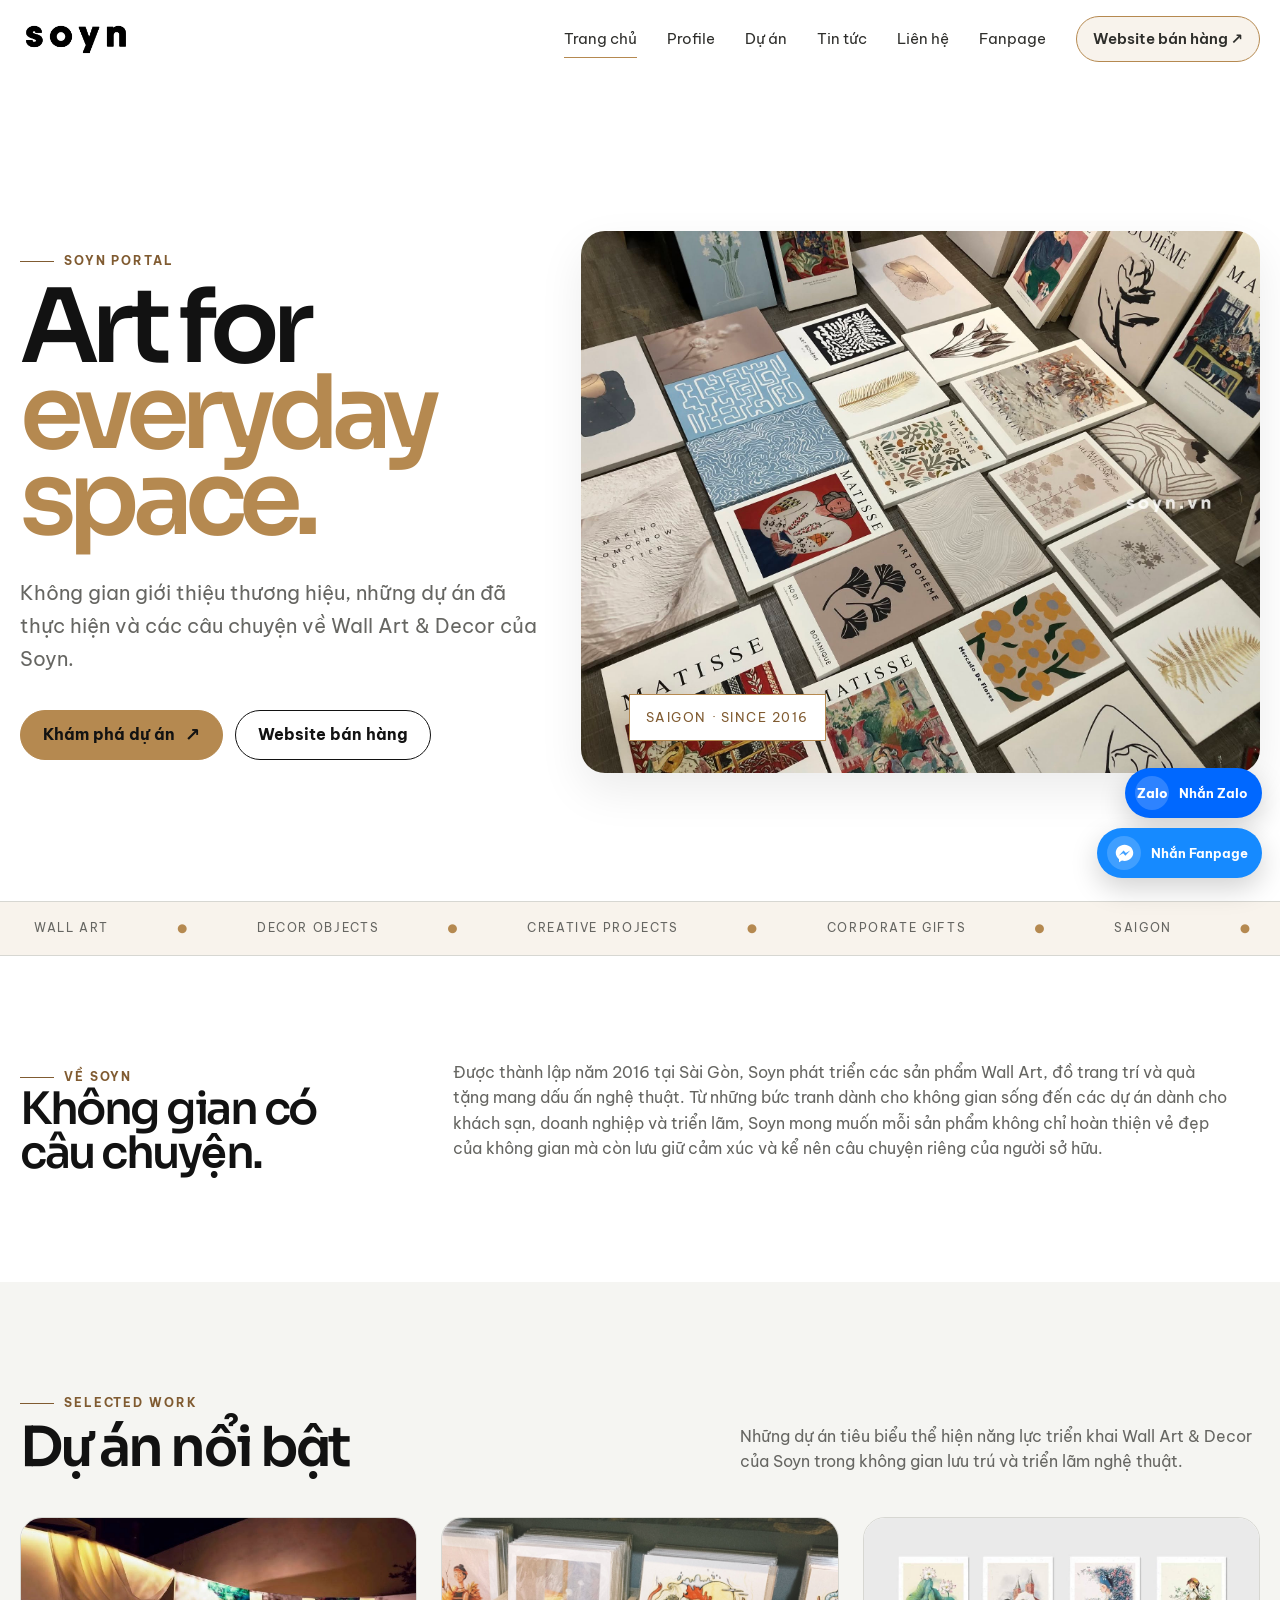
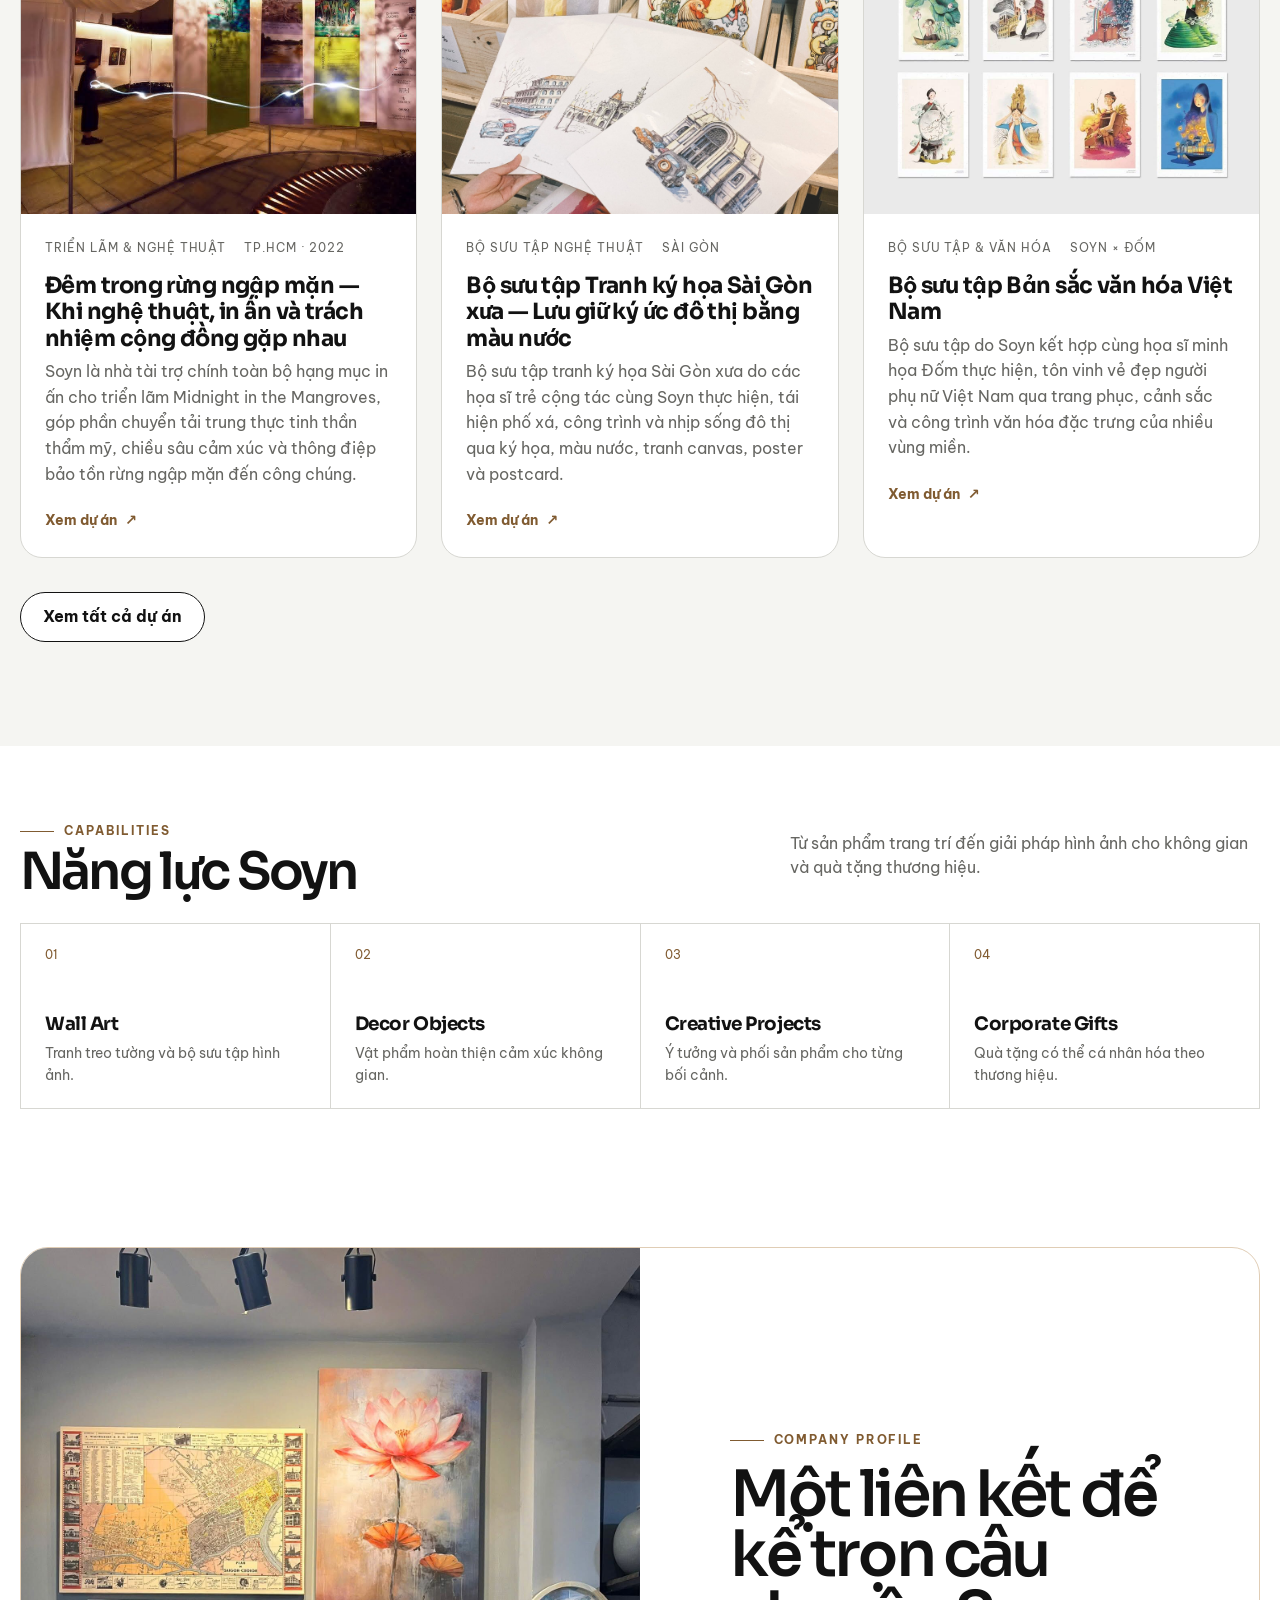
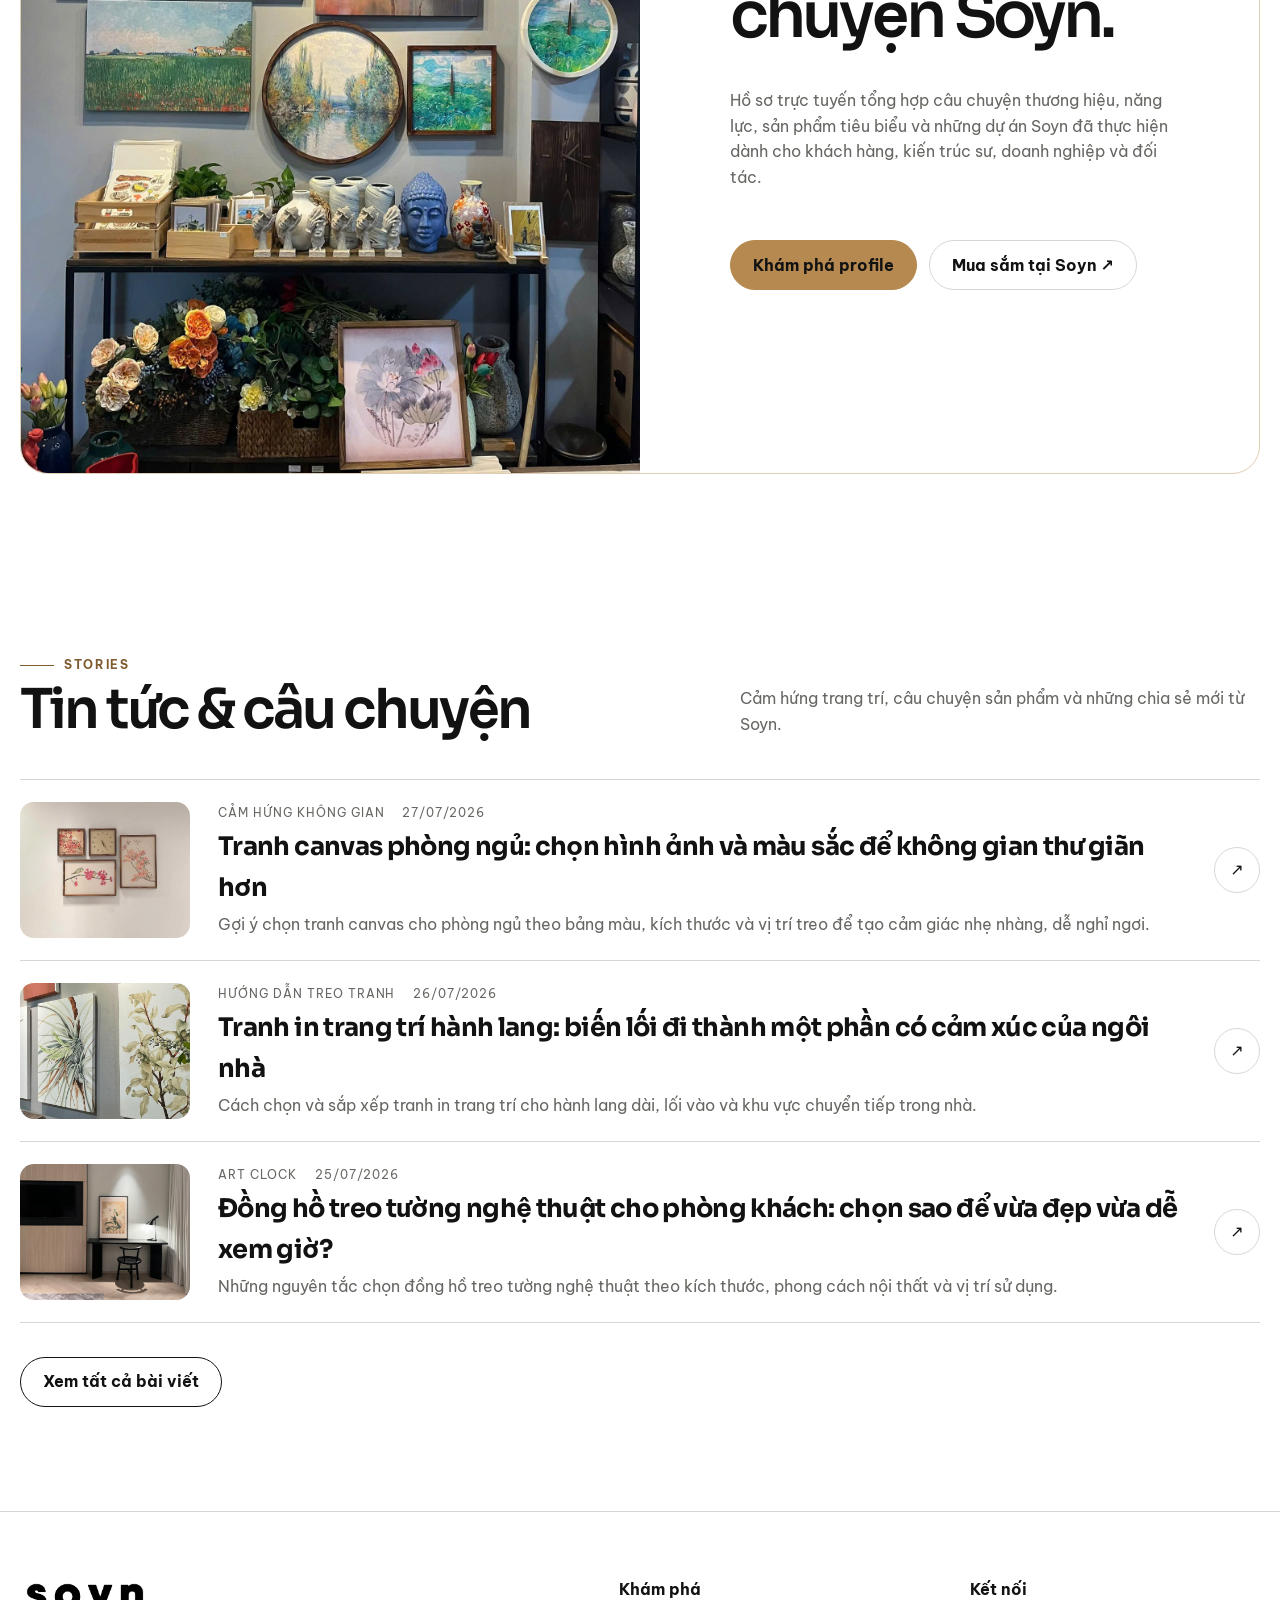
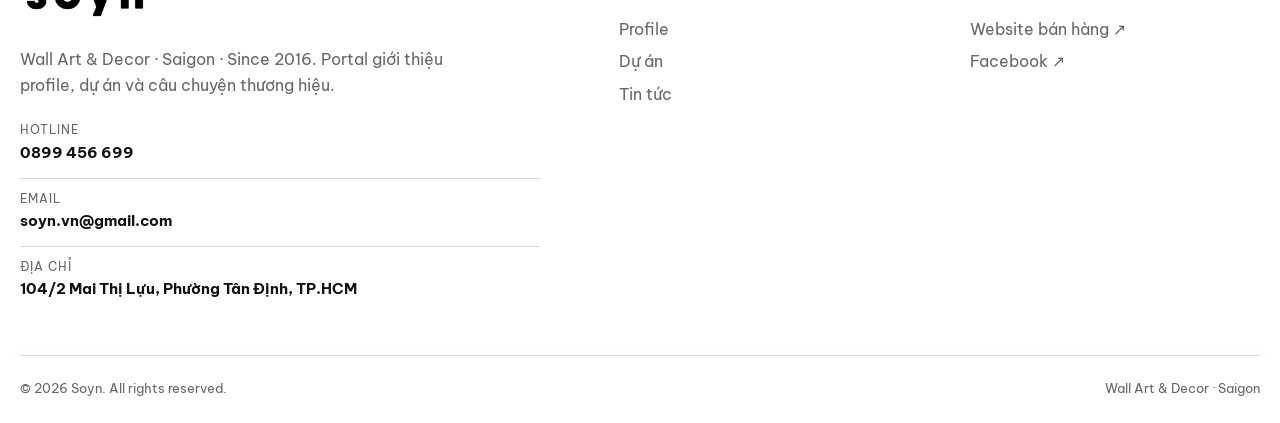
<file: index.html>
<!doctype html>
<html lang="vi">
<head>
  <meta charset="utf-8"><meta name="viewport" content="width=device-width, initial-scale=1">
  <title>Soyn | Câu chuyện về tranh treo tường nghệ thuật | Saigon | Since 2016</title>
  <meta name="description" content="Không gian giới thiệu thương hiệu, dự án và câu chuyện của Soyn — Wall Art & Decor, Saigon, Since 2016.">
  <meta property="og:title" content="Soyn | Câu chuyện về tranh treo tường nghệ thuật | Saigon | Since 2016"><meta property="og:description" content="Không gian giới thiệu thương hiệu, dự án và câu chuyện của Soyn."><meta property="og:image" content="assets/images/og-cover.jpg"><meta property="og:type" content="website">
  <link rel="icon" href="assets/images/favicon.png"><link rel="stylesheet" href="assets/css/styles.css"><link rel="stylesheet" href="assets/css/mobile-fixes.css"><link rel="stylesheet" href="assets/css/homepage-compact.css">
</head>
<body>
<a class="skip-link" href="#main">Bỏ qua điều hướng</a>
<header class="site-header"><div class="container nav"><a class="brand" href="index.html" aria-label="Soyn Portal"><img src="assets/images/soyn-logo.png" alt="Soyn"></a><button class="menu-button" aria-label="Mở menu" aria-expanded="false"><span></span><span></span></button><nav class="nav-links" aria-label="Điều hướng chính"><a aria-current="page" href="index.html">Trang chủ</a><a href="profile.html">Profile</a><a href="projects.html">Dự án</a><a href="news.html">Tin tức</a><a href="contact.html">Liên hệ</a><a href="https://www.facebook.com/soyn.vn" target="_blank" rel="noopener">Fanpage</a><a class="nav-cta" href="https://soyn.vn/" target="_blank" rel="noopener">Website bán hàng ↗</a></nav></div></header>
<main id="main">
  <section class="hero"><div class="container hero-grid"><div><span class="eyebrow">Soyn Portal</span><h1>Art for <span>everyday space.</span></h1><p class="hero-copy">Không gian giới thiệu thương hiệu, những dự án đã thực hiện và các câu chuyện về Wall Art & Decor của Soyn.</p><div class="actions"><a class="btn btn-dark" href="projects.html">Khám phá dự án <span class="arrow">↗</span></a><a class="btn btn-light" href="https://soyn.vn/" target="_blank" rel="noopener">Website bán hàng</a></div></div><div class="hero-art hero-image"><img src="assets/images/hero-banner-soyn.jpg" alt="Không gian trưng bày tranh nghệ thuật Soyn"><div class="hero-note">Saigon · Since 2016</div></div></div></section>
  <div class="marquee" aria-hidden="true"><div class="marquee-track"><span>Wall Art</span><span>Decor Objects</span><span>Creative Projects</span><span>Corporate Gifts</span><span>Saigon</span><span>Wall Art</span><span>Decor Objects</span><span>Creative Projects</span><span>Corporate Gifts</span><span>Saigon</span></div></div>
  <section class="section"><div class="container"><div class="intro-grid reveal"><div><span class="eyebrow">Về Soyn</span><h2>Không gian có câu chuyện.</h2></div><div class="intro-copy"><p>Được thành lập năm 2016 tại Sài Gòn, Soyn phát triển các sản phẩm Wall Art, đồ trang trí và quà tặng mang dấu ấn nghệ thuật. Từ những bức tranh dành cho không gian sống đến các dự án dành cho khách sạn, doanh nghiệp và triển lãm, Soyn mong muốn mỗi sản phẩm không chỉ hoàn thiện vẻ đẹp của không gian mà còn lưu giữ cảm xúc và kể nên câu chuyện riêng của người sở hữu.</p></div></div></section>
  <section class="section" style="background:var(--paper)"><div class="container"><div class="section-head"><div><span class="eyebrow">Selected work</span><h2>Dự án nổi bật</h2></div><p>Những dự án tiêu biểu thể hiện năng lực triển khai Wall Art & Decor của Soyn trong không gian lưu trú và triển lãm nghệ thuật.</p></div><div class="grid grid-3" data-featured-projects></div><div class="actions"><a class="btn btn-light" href="projects.html">Xem tất cả dự án</a></div></div></section>
  <section class="section"><div class="container"><div class="section-head"><div><span class="eyebrow">Capabilities</span><h2>Năng lực Soyn</h2></div><p>Từ sản phẩm trang trí đến giải pháp hình ảnh cho không gian và quà tặng thương hiệu.</p></div><div class="capability-grid"><div class="capability reveal"><span class="number">01</span><div><h3>Wall Art</h3><p>Tranh treo tường và bộ sưu tập hình ảnh.</p></div></div><div class="capability reveal"><span class="number">02</span><div><h3>Decor Objects</h3><p>Vật phẩm hoàn thiện cảm xúc không gian.</p></div></div><div class="capability reveal"><span class="number">03</span><div><h3>Creative Projects</h3><p>Ý tưởng và phối sản phẩm cho từng bối cảnh.</p></div></div><div class="capability reveal"><span class="number">04</span><div><h3>Corporate Gifts</h3><p>Quà tặng có thể cá nhân hóa theo thương hiệu.</p></div></div></div></div></section>
  <section class="section-sm"><div class="container"><div class="split-feature reveal"><div class="visual"><img src="assets/images/soyn-showroom-profile.jpg" alt="Không gian trưng bày tranh và sản phẩm trang trí tại Soyn" loading="lazy"></div><div class="content"><span class="eyebrow">Company profile</span><h2>Một liên kết để kể trọn câu chuyện Soyn.</h2><p class="muted">Hồ sơ trực tuyến tổng hợp câu chuyện thương hiệu, năng lực, sản phẩm tiêu biểu và những dự án Soyn đã thực hiện dành cho khách hàng, kiến trúc sư, doanh nghiệp và đối tác.</p><div class="actions"><a class="btn btn-dark" href="profile.html">Khám phá profile</a><a class="btn btn-ghost" href="https://soyn.vn/" target="_blank" rel="noopener">Mua sắm tại Soyn ↗</a></div></div></div></div></section>
  <section class="section"><div class="container"><div class="section-head"><div><span class="eyebrow">Stories</span><h2>Tin tức & câu chuyện</h2></div><p>Cảm hứng trang trí, câu chuyện sản phẩm và những chia sẻ mới từ Soyn.</p></div><div data-latest-stories></div><div class="actions"><a class="btn btn-light" href="news.html">Xem tất cả bài viết</a></div></div></section>
</main>
<footer class="site-footer"><div class="container"><div class="footer-grid"><div class="footer-brand"><img src="assets/images/soyn-logo.png" alt="Soyn"><p>Wall Art & Decor · Saigon · Since 2016. Portal giới thiệu profile, dự án và câu chuyện thương hiệu.</p><div class="footer-contact"><a href="tel:0899456699"><span>Hotline</span><strong>0899 456 699</strong></a><a href="mailto:soyn.vn@gmail.com"><span>Email</span><strong>soyn.vn@gmail.com</strong></a><a href="https://www.google.com/maps/search/?api=1&amp;query=Tranh%20treo%20t%C6%B0%E1%BB%9Dng%20Soyn" target="_blank" rel="noopener noreferrer"><span>Địa chỉ</span><strong>104/2 Mai Thị Lựu, Phường Tân Định, TP.HCM</strong></a></div></div><div class="footer-col"><strong>Khám phá</strong><a href="profile.html">Profile</a><a href="projects.html">Dự án</a><a href="news.html">Tin tức</a></div><div class="footer-col"><strong>Kết nối</strong><a href="https://soyn.vn/" target="_blank" rel="noopener">Website bán hàng ↗</a><a href="https://www.facebook.com/soyn.vn" target="_blank" rel="noopener">Facebook ↗</a></div></div><div class="footer-bottom"><span>© <span data-year></span> Soyn. All rights reserved.</span><span>Wall Art & Decor · Saigon</span></div></div></footer>
<script src="assets/js/content.js"></script><script src="assets/js/seo-posts.js"></script><script src="assets/js/seo-posts-2.js"></script><script src="assets/js/seo-posts-3.js"></script><script src="assets/js/seo-posts-4.js"></script><script src="assets/js/seo-posts-5.js"></script><script src="assets/js/seo-posts-6.js"></script><script src="assets/js/seo-posts-7.js"></script><script src="assets/js/news-images.js"></script><script src="assets/js/maserati-project.js"></script><script src="assets/js/ban-sac-van-hoa-project.js"></script><script src="assets/js/sai-gon-xua-project.js"></script><script src="assets/js/dem-trong-rung-ngap-man-project.js"></script><script src="assets/js/site.js"></script><script src="assets/js/ui-audit.js"></script><script src="assets/js/mobile-render-fix.js"></script><script src="assets/js/homepage-stories-fix.js"></script>
</body></html>
</file>
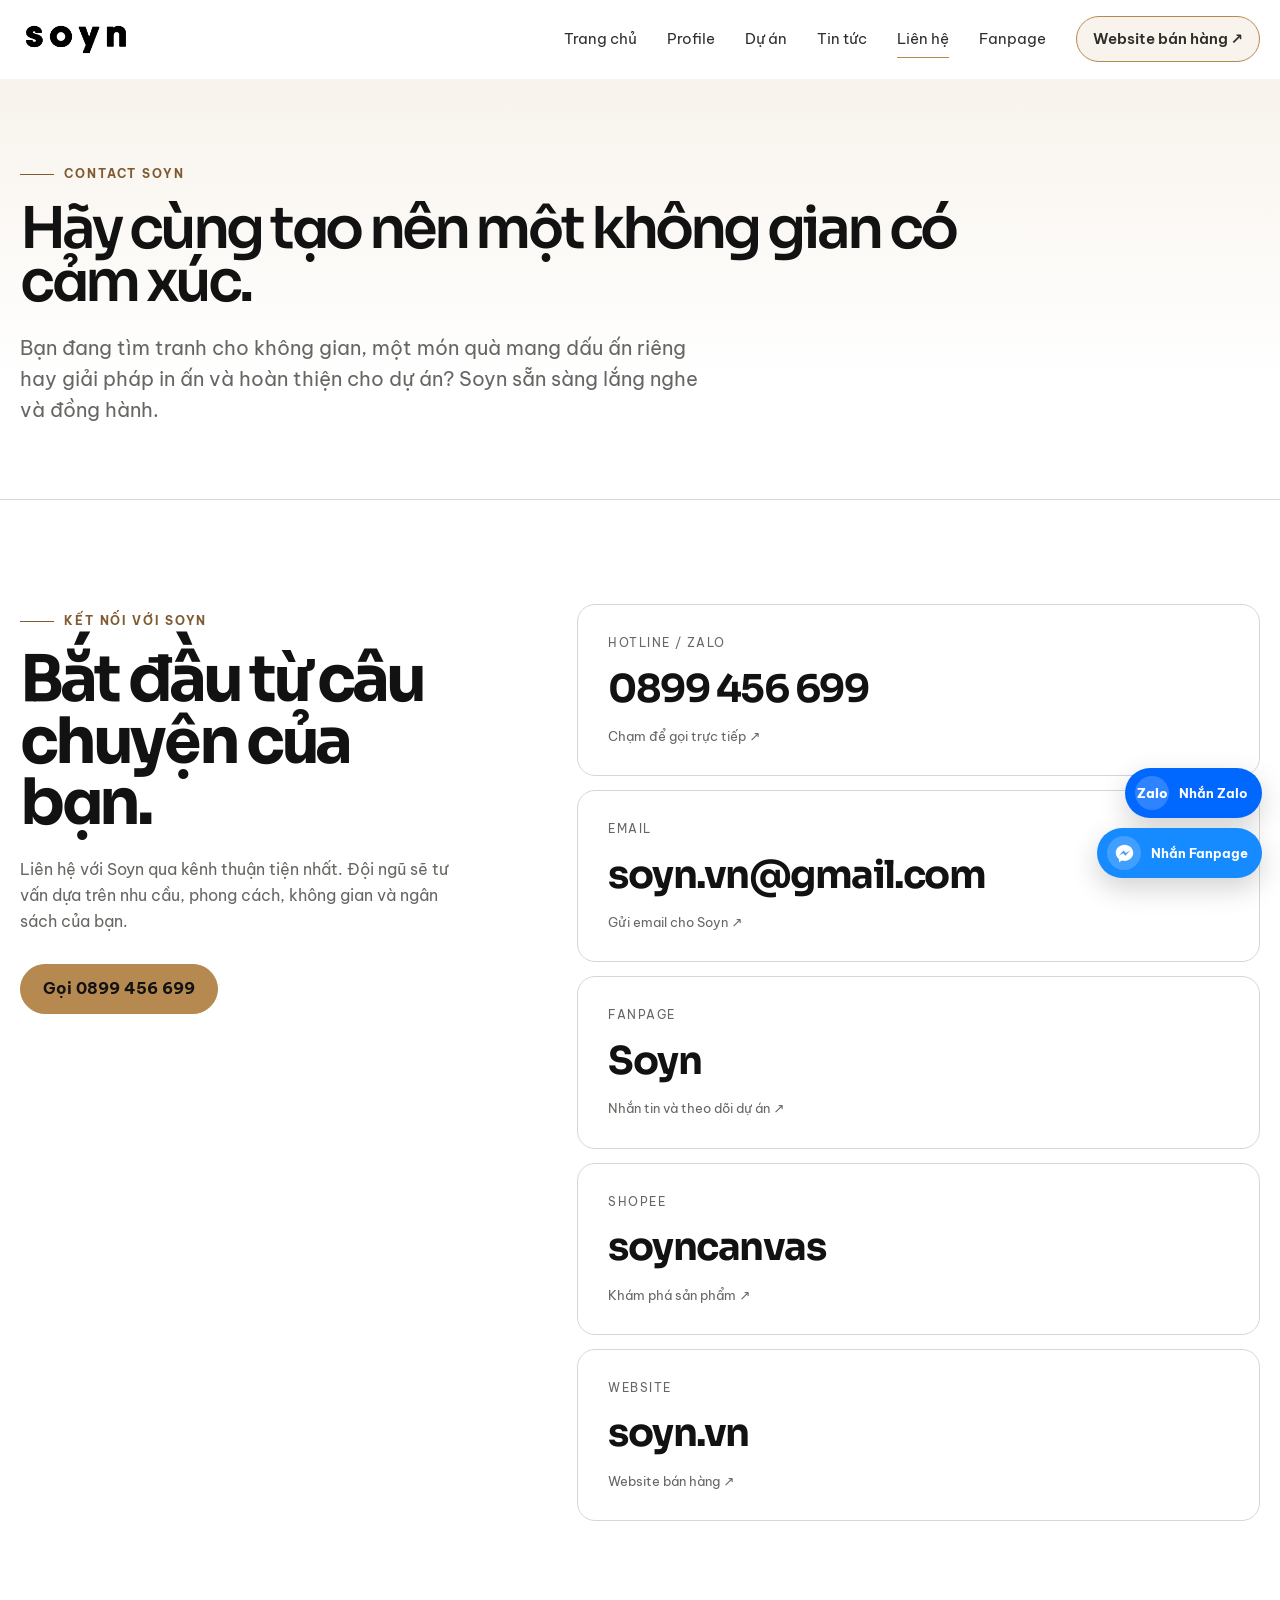
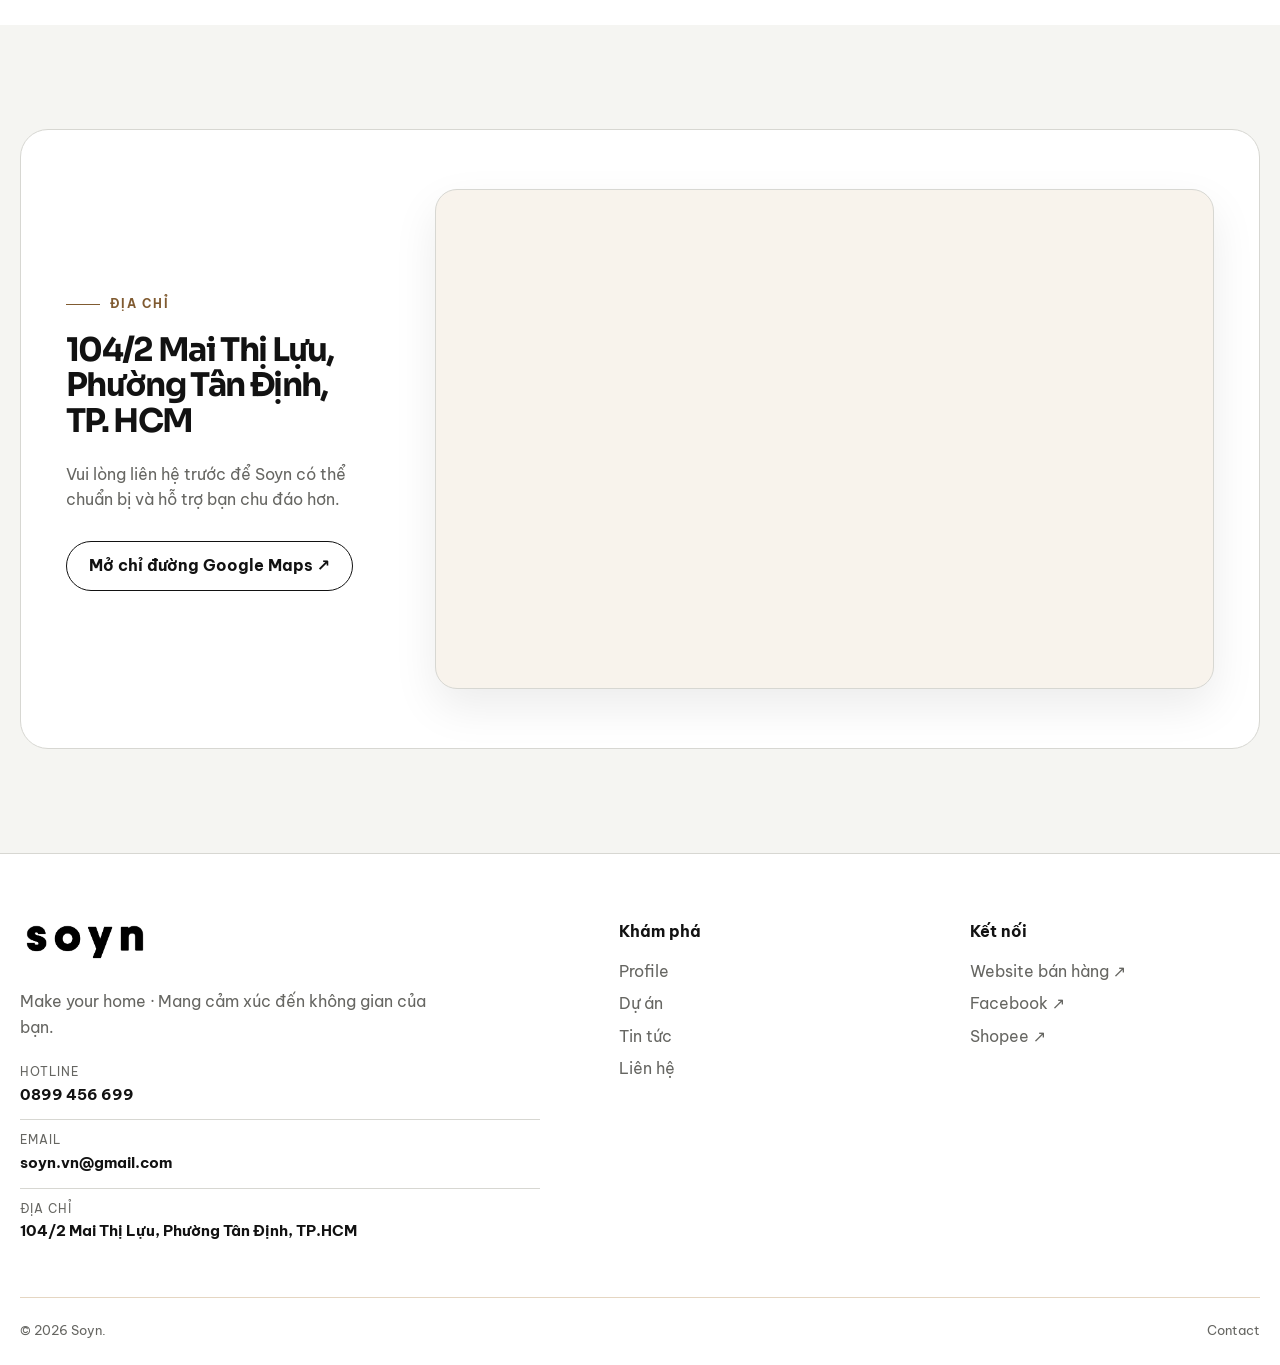
<file: contact.html>
<!doctype html>
<html lang="vi">
<head>
  <meta charset="utf-8">
  <meta name="viewport" content="width=device-width, initial-scale=1">
  <title>Liên hệ · Soyn Portal</title>
  <meta name="description" content="Thông tin liên hệ Công ty TNHH Soyn — Hotline, Fanpage, Shopee, website và địa chỉ.">
  <link rel="icon" href="assets/images/favicon.png">
  <link rel="stylesheet" href="assets/css/styles.css">
</head>
<body>
<a class="skip-link" href="#main">Bỏ qua điều hướng</a>
<header class="site-header"><div class="container nav"><a class="brand" href="index.html"><img src="assets/images/soyn-logo.png" alt="Soyn"></a><button class="menu-button" aria-label="Mở menu" aria-expanded="false"><span></span><span></span></button><nav class="nav-links" aria-label="Điều hướng chính"><a href="index.html">Trang chủ</a><a href="profile.html">Profile</a><a href="projects.html">Dự án</a><a href="news.html">Tin tức</a><a aria-current="page" href="contact.html">Liên hệ</a><a href="https://www.facebook.com/soyn.vn" target="_blank" rel="noopener">Fanpage</a><a class="nav-cta" href="https://soyn.vn/" target="_blank" rel="noopener">Website bán hàng ↗</a></nav></div></header>
<main id="main">
  <section class="page-hero contact-hero"><div class="container"><span class="eyebrow">Contact Soyn</span><h1>Hãy cùng tạo nên một không gian có cảm xúc.</h1><p>Bạn đang tìm tranh cho không gian, một món quà mang dấu ấn riêng hay giải pháp in ấn và hoàn thiện cho dự án? Soyn sẵn sàng lắng nghe và đồng hành.</p></div></section>
  <section class="section"><div class="container"><div class="contact-layout"><div class="contact-intro"><span class="eyebrow">Kết nối với Soyn</span><h2>Bắt đầu từ câu chuyện của bạn.</h2><p>Liên hệ với Soyn qua kênh thuận tiện nhất. Đội ngũ sẽ tư vấn dựa trên nhu cầu, phong cách, không gian và ngân sách của bạn.</p><a class="btn btn-dark" href="tel:0899456699">Gọi 0899 456 699</a></div><div class="contact-cards"><a class="contact-card" href="tel:0899456699"><span>Hotline / Zalo</span><strong>0899 456 699</strong><small>Chạm để gọi trực tiếp ↗</small></a><a class="contact-card" href="mailto:soyn.vn@gmail.com"><span>Email</span><strong>soyn.vn@gmail.com</strong><small>Gửi email cho Soyn ↗</small></a><a class="contact-card" href="https://www.facebook.com/soyn.vn" target="_blank" rel="noopener"><span>Fanpage</span><strong>Soyn</strong><small>Nhắn tin và theo dõi dự án ↗</small></a><a class="contact-card" href="https://shopee.vn/soyncanvas" target="_blank" rel="noopener"><span>Shopee</span><strong>soyncanvas</strong><small>Khám phá sản phẩm ↗</small></a><a class="contact-card" href="https://soyn.vn/" target="_blank" rel="noopener"><span>Website</span><strong>soyn.vn</strong><small>Website bán hàng ↗</small></a></div></div></div></section>
  <section class="section contact-location"><div class="container"><div class="location-card"><div class="location-copy"><span class="eyebrow">Địa chỉ</span><h2>104/2 Mai Thị Lựu,<br>Phường Tân Định,<br>TP. HCM</h2><p>Vui lòng liên hệ trước để Soyn có thể chuẩn bị và hỗ trợ bạn chu đáo hơn.</p><a class="btn btn-light" href="https://www.google.com/maps/place/Tranh+treo+t%C6%B0%E1%BB%9Dng+Soyn/@10.7925222,106.698011,17z/data=!4m15!1m8!3m7!1s0x317528ca5b651aa5:0xa1cde4ae5f5bc586!2zMTA0LzIgTWFpIFRo4buLIEzhu7F1LCBUw6JuIMSQ4buLbmgsIEjhu5MgQ2jDrSBNaW5oIDcwMDAwMCwgVmlldG5hbQ!3b1!8m2!3d10.7925222!4d106.698011!16s%2Fg%2F11j2vw1717!3m5!1s0x317528cef6155555:0x5323b1c9fb2a8908!8m2!3d10.792546!4d106.698048!16s%2Fg%2F11dfgt6xk9?entry=ttu" target="_blank" rel="noopener noreferrer">Mở chỉ đường Google Maps ↗</a></div><div class="location-map"><iframe title="Bản đồ Google Maps đến Tranh treo tường Soyn" src="https://www.google.com/maps?q=Tranh%20treo%20t%C6%B0%E1%BB%9Dng%20Soyn%2C%20104%2F2%20Mai%20Th%E1%BB%8B%20L%E1%BB%B1u%2C%20TP.%20H%E1%BB%93%20Ch%C3%AD%20Minh&amp;ll=10.792546,106.698048&amp;z=17&amp;output=embed" loading="lazy" referrerpolicy="no-referrer-when-downgrade" allowfullscreen></iframe></div></div></div></section>
</main>
<footer class="site-footer"><div class="container"><div class="footer-grid"><div class="footer-brand"><img src="assets/images/soyn-logo.png" alt="Soyn"><p>Make your home · Mang cảm xúc đến không gian của bạn.</p><div class="footer-contact"><a href="tel:0899456699"><span>Hotline</span><strong>0899 456 699</strong></a><a href="mailto:soyn.vn@gmail.com"><span>Email</span><strong>soyn.vn@gmail.com</strong></a><a href="https://www.google.com/maps/search/?api=1&amp;query=Tranh%20treo%20t%C6%B0%E1%BB%9Dng%20Soyn" target="_blank" rel="noopener noreferrer"><span>Địa chỉ</span><strong>104/2 Mai Thị Lựu, Phường Tân Định, TP.HCM</strong></a></div></div><div class="footer-col"><strong>Khám phá</strong><a href="profile.html">Profile</a><a href="projects.html">Dự án</a><a href="news.html">Tin tức</a><a href="contact.html">Liên hệ</a></div><div class="footer-col"><strong>Kết nối</strong><a href="https://soyn.vn/" target="_blank" rel="noopener">Website bán hàng ↗</a><a href="https://www.facebook.com/soyn.vn" target="_blank" rel="noopener">Facebook ↗</a><a href="https://shopee.vn/soyncanvas" target="_blank" rel="noopener">Shopee ↗</a></div></div><div class="footer-bottom"><span>© <span data-year></span> Soyn.</span><span>Contact</span></div></div></footer>
<script src="assets/js/content.js"></script><script src="assets/js/site.js"></script>
</body>
</html>
</file>
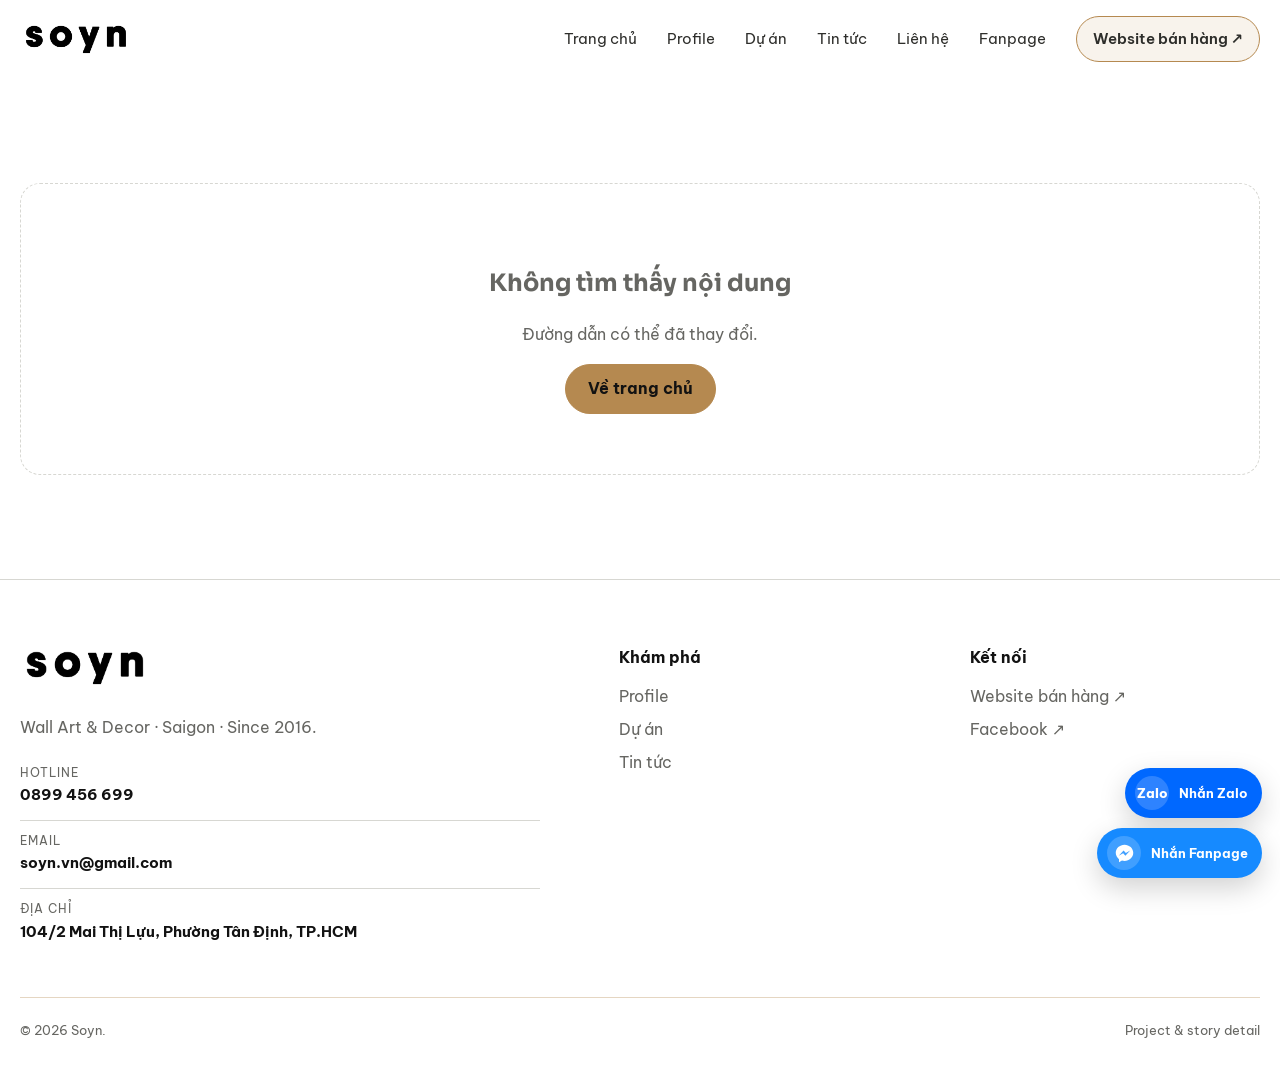
<file: detail.html>
<!doctype html><html lang="vi"><head><meta charset="utf-8"><meta name="viewport" content="width=device-width, initial-scale=1"><title>Nội dung · Soyn Portal</title><meta name="description" content="Dự án và câu chuyện Soyn."><link rel="icon" href="assets/images/favicon.png"><link rel="stylesheet" href="assets/css/styles.css"><link rel="stylesheet" href="assets/css/detail-enhancements.css"></head><body>
<a class="skip-link" href="#main">Bỏ qua điều hướng</a><header class="site-header"><div class="container nav"><a class="brand" href="index.html"><img src="assets/images/soyn-logo.png" alt="Soyn"></a><button class="menu-button" aria-label="Mở menu" aria-expanded="false"><span></span><span></span></button><nav class="nav-links"><a href="index.html">Trang chủ</a><a href="profile.html">Profile</a><a href="projects.html">Dự án</a><a href="news.html">Tin tức</a><a href="contact.html">Liên hệ</a><a href="https://www.facebook.com/soyn.vn" target="_blank" rel="noopener">Fanpage</a><a class="nav-cta" href="https://soyn.vn/" target="_blank" rel="noopener">Website bán hàng ↗</a></nav></div></header>
<main id="main" data-detail></main><footer class="site-footer"><div class="container"><div class="footer-grid"><div class="footer-brand"><img src="assets/images/soyn-logo.png" alt="Soyn"><p>Wall Art & Decor · Saigon · Since 2016.</p><div class="footer-contact"><a href="tel:0899456699"><span>Hotline</span><strong>0899 456 699</strong></a><a href="mailto:soyn.vn@gmail.com"><span>Email</span><strong>soyn.vn@gmail.com</strong></a><a href="https://www.google.com/maps/search/?api=1&amp;query=Tranh%20treo%20t%C6%B0%E1%BB%9Dng%20Soyn" target="_blank" rel="noopener noreferrer"><span>Địa chỉ</span><strong>104/2 Mai Thị Lựu, Phường Tân Định, TP.HCM</strong></a></div></div><div class="footer-col"><strong>Khám phá</strong><a href="profile.html">Profile</a><a href="projects.html">Dự án</a><a href="news.html">Tin tức</a></div><div class="footer-col"><strong>Kết nối</strong><a href="https://soyn.vn/" target="_blank" rel="noopener">Website bán hàng ↗</a><a href="https://www.facebook.com/soyn.vn" target="_blank" rel="noopener">Facebook ↗</a></div></div><div class="footer-bottom"><span>© <span data-year></span> Soyn.</span><span>Project & story detail</span></div></div></footer><script src="assets/js/content.js"></script><script src="assets/js/seo-posts.js"></script><script src="assets/js/seo-posts-2.js"></script><script src="assets/js/seo-posts-3.js"></script><script src="assets/js/seo-posts-4.js"></script><script src="assets/js/seo-posts-5.js"></script><script src="assets/js/seo-posts-6.js"></script><script src="assets/js/seo-posts-7.js"></script><script src="assets/js/news-images.js"></script><script src="assets/js/maserati-project.js"></script><script src="assets/js/ban-sac-van-hoa-project.js"></script><script src="assets/js/sai-gon-xua-project.js"></script><script src="assets/js/dem-trong-rung-ngap-man-project.js"></script><script src="assets/js/site.js"></script><script src="assets/js/detail.js"></script><script src="assets/js/detail-enhancements.js"></script></body></html>
</file>
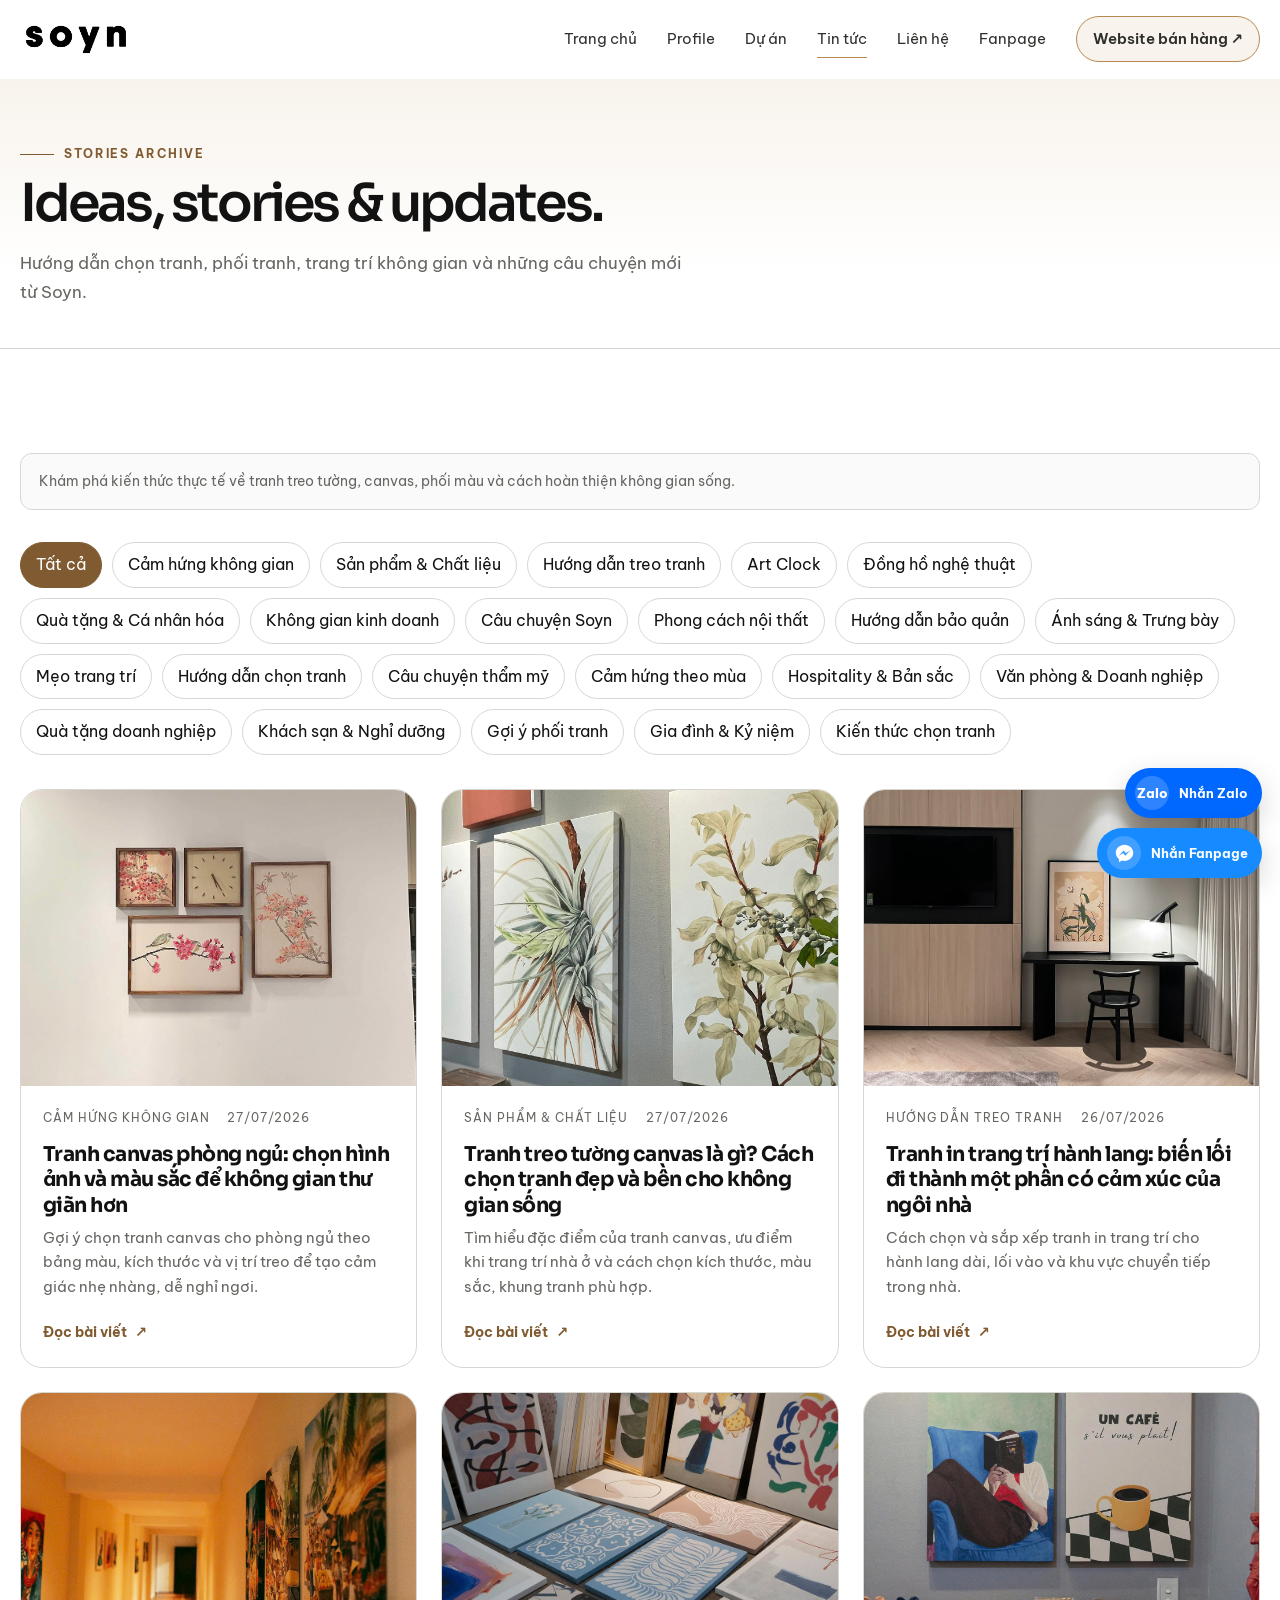
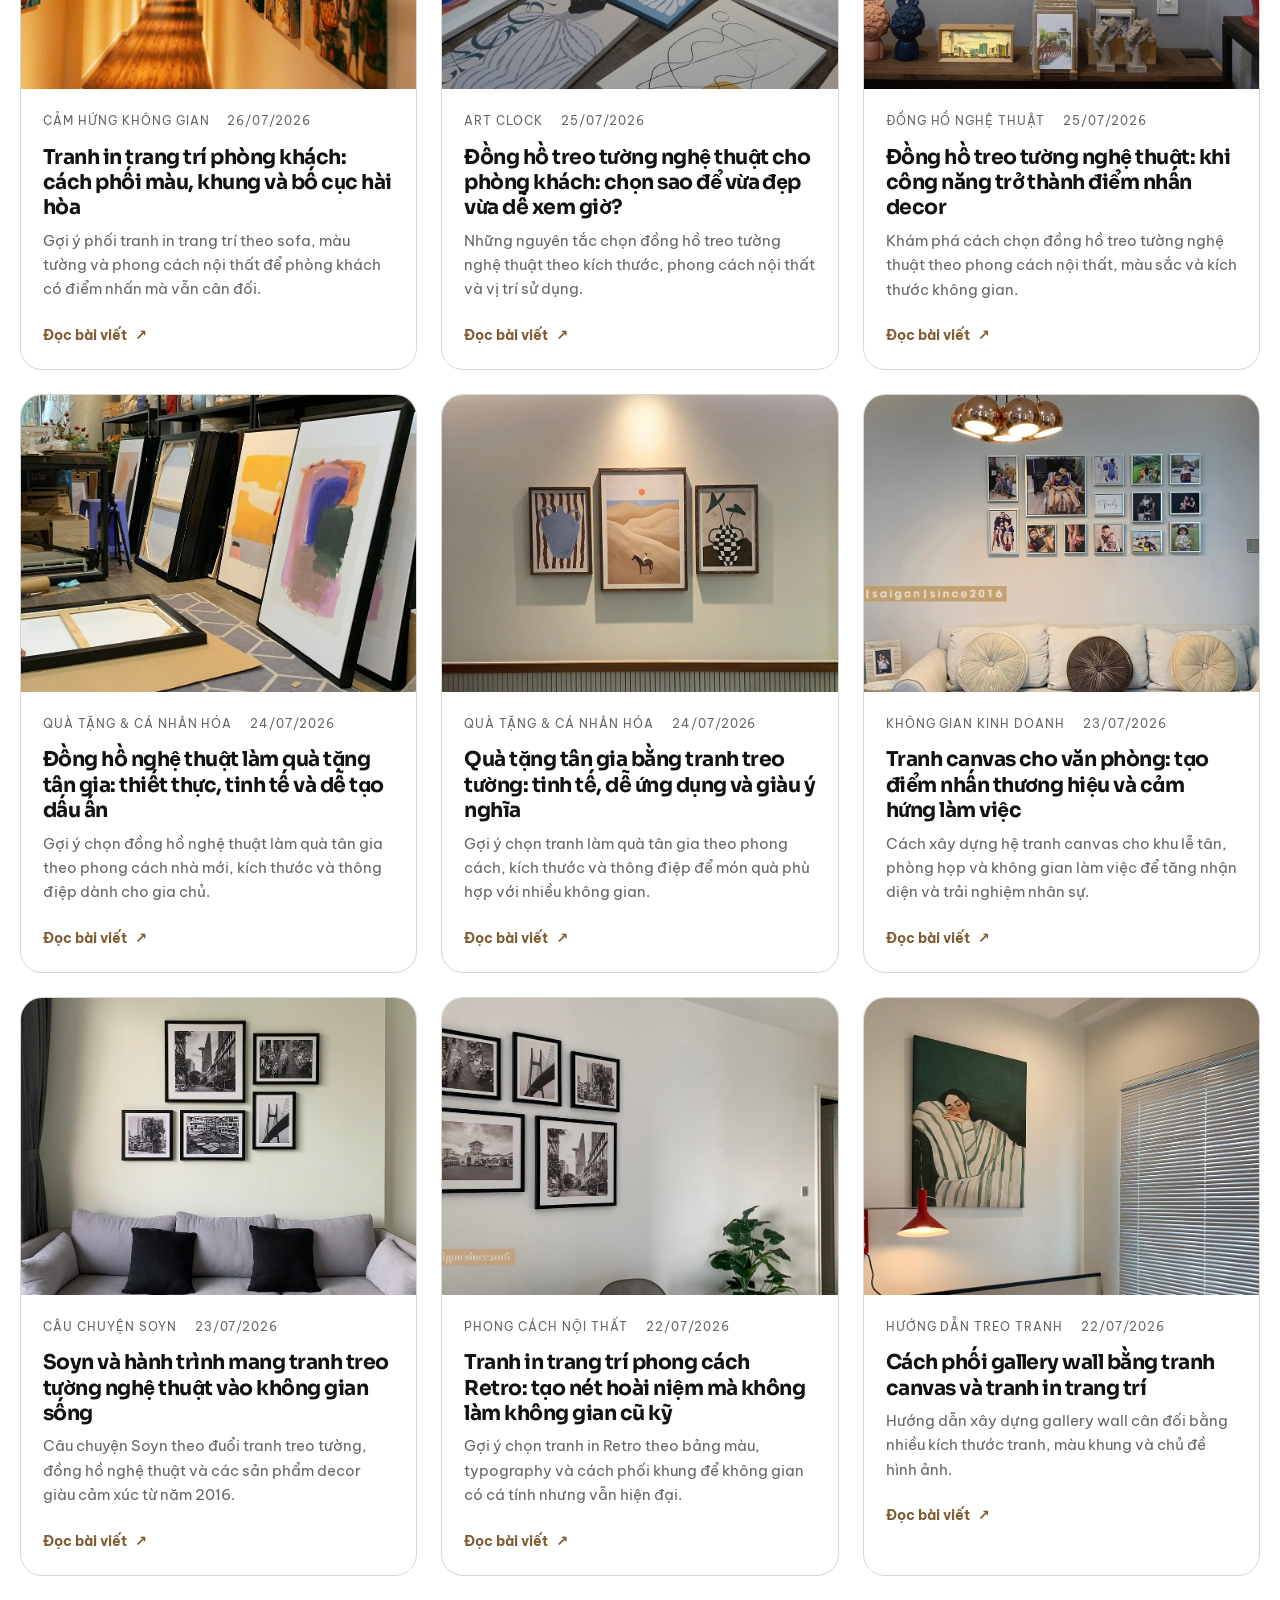
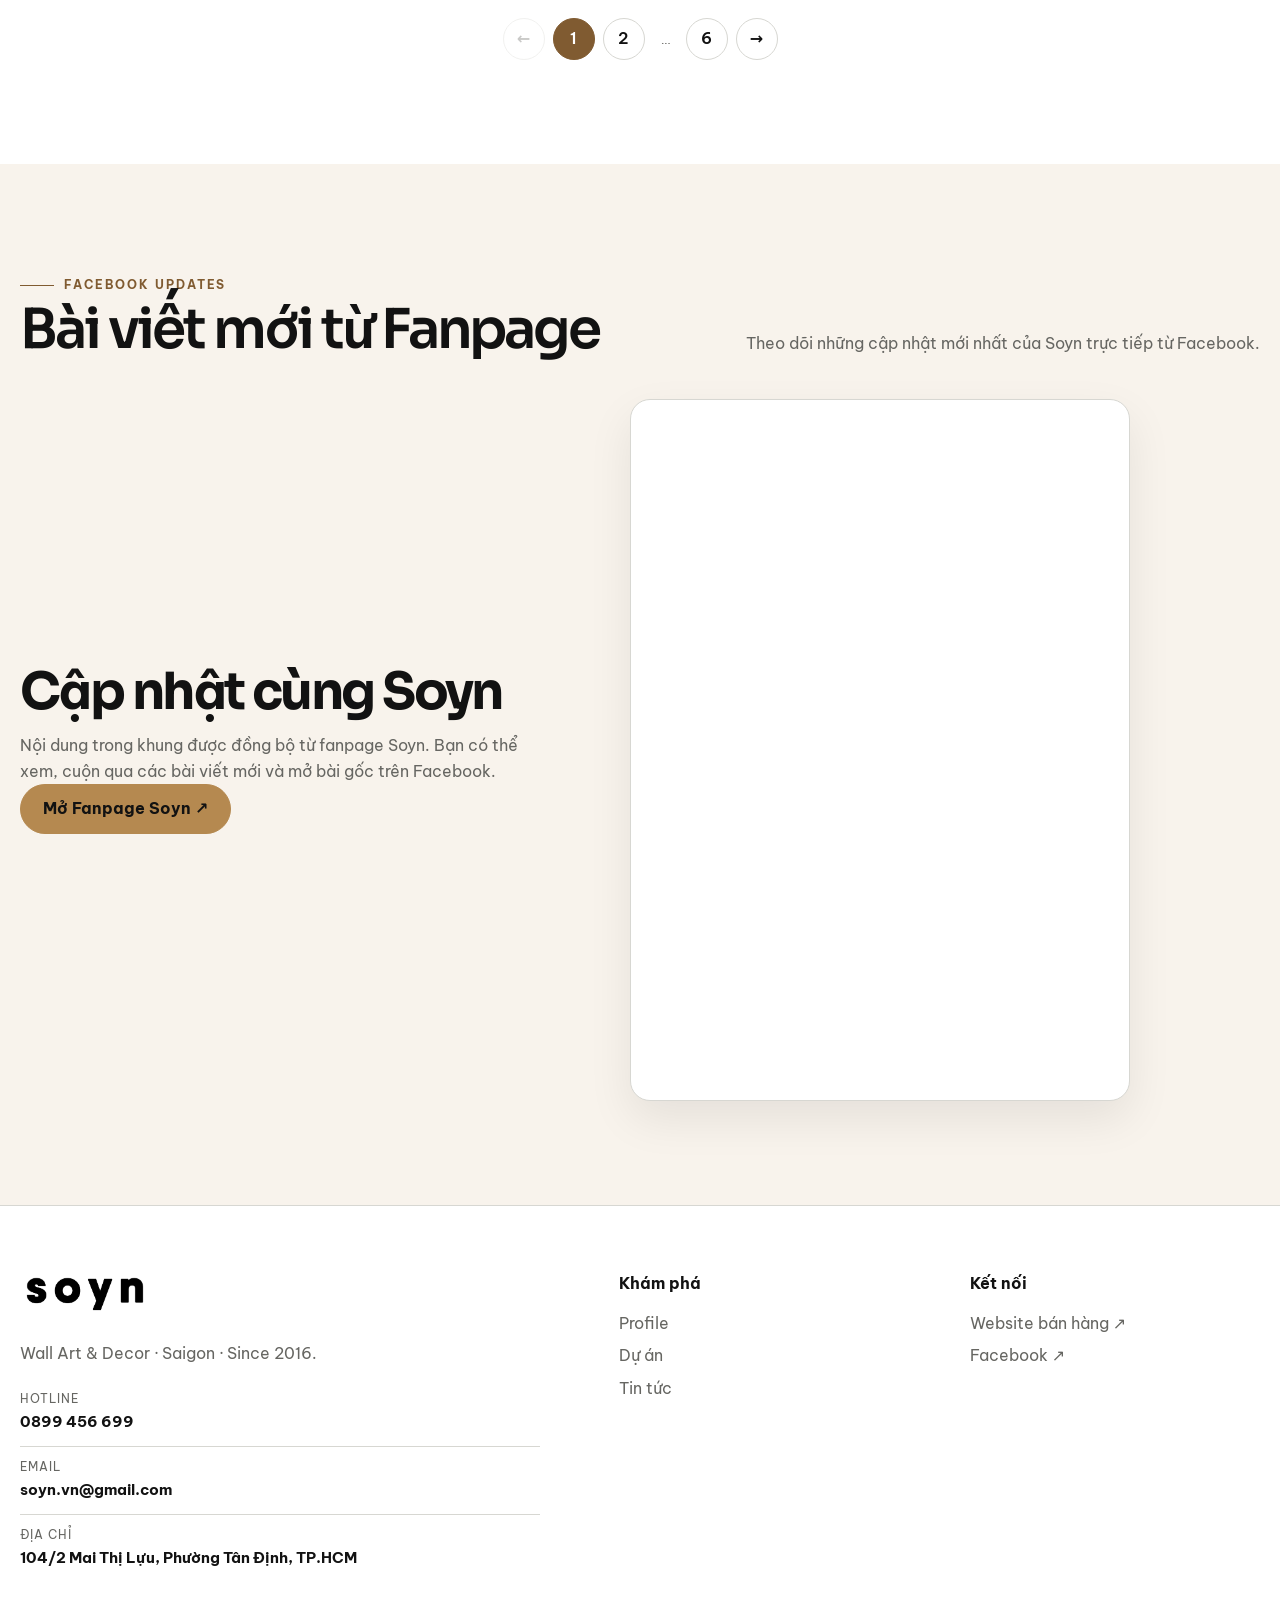
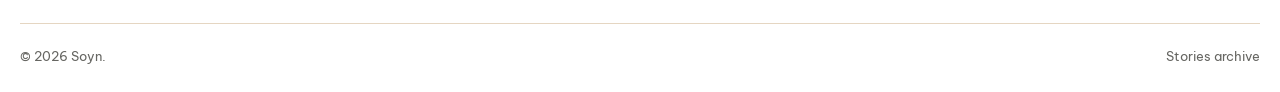
<file: news.html>
<!doctype html><html lang="vi"><head><meta charset="utf-8"><meta name="viewport" content="width=device-width, initial-scale=1"><title>Tin tức tranh treo tường & decor · Soyn</title><meta name="description" content="Bài viết hướng dẫn chọn tranh, treo tranh, phối màu và trang trí không gian với tranh canvas, tranh treo tường và Art Clock từ Soyn."><link rel="icon" href="assets/images/favicon.png"><link rel="stylesheet" href="assets/css/styles.css"><link rel="stylesheet" href="assets/css/archive-typography.css"></head><body>
<a class="skip-link" href="#main">Bỏ qua điều hướng</a><header class="site-header"><div class="container nav"><a class="brand" href="index.html"><img src="assets/images/soyn-logo.png" alt="Soyn"></a><button class="menu-button" aria-label="Mở menu" aria-expanded="false"><span></span><span></span></button><nav class="nav-links"><a href="index.html">Trang chủ</a><a href="profile.html">Profile</a><a href="projects.html">Dự án</a><a aria-current="page" href="news.html">Tin tức</a><a href="contact.html">Liên hệ</a><a href="https://www.facebook.com/soyn.vn" target="_blank" rel="noopener">Fanpage</a><a class="nav-cta" href="https://soyn.vn/" target="_blank" rel="noopener">Website bán hàng ↗</a></nav></div></header>
<main id="main"><section class="page-hero news-hero"><div class="container"><span class="eyebrow">Stories archive</span><h1>Ideas, stories & updates.</h1><p>Hướng dẫn chọn tranh, phối tranh, trang trí không gian và những câu chuyện mới từ Soyn.</p></div></section><section class="section"><div class="container"><div class="notice" style="margin-bottom:32px">Khám phá kiến thức thực tế về tranh treo tường, canvas, phối màu và cách hoàn thiện không gian sống.</div><div class="filters" data-filters></div><div class="grid grid-3" data-listing="posts"></div></div></section><section class="section facebook-section"><div class="container"><div class="section-head"><div><span class="eyebrow">Facebook updates</span><h2>Bài viết mới từ Fanpage</h2></div><p>Theo dõi những cập nhật mới nhất của Soyn trực tiếp từ Facebook.</p></div><div class="facebook-feed"><div class="facebook-feed-copy"><h3>Cập nhật cùng Soyn</h3><p>Nội dung trong khung được đồng bộ từ fanpage Soyn. Bạn có thể xem, cuộn qua các bài viết mới và mở bài gốc trên Facebook.</p><a class="btn btn-dark" href="https://www.facebook.com/soyn.vn" target="_blank" rel="noopener">Mở Fanpage Soyn ↗</a></div><div class="facebook-embed"><iframe title="Bài viết mới nhất từ Fanpage Soyn" src="https://www.facebook.com/plugins/page.php?href=https%3A%2F%2Fwww.facebook.com%2Fsoyn.vn&amp;tabs=timeline&amp;width=500&amp;height=700&amp;small_header=false&amp;adapt_container_width=true&amp;hide_cover=false&amp;show_facepile=false&amp;appId" width="500" height="700" style="border:none;overflow:hidden" scrolling="no" frameborder="0" allowfullscreen="true" allow="autoplay; clipboard-write; encrypted-media; picture-in-picture; web-share" loading="lazy"></iframe></div></div></div></section></main>
<footer class="site-footer"><div class="container"><div class="footer-grid"><div class="footer-brand"><img src="assets/images/soyn-logo.png" alt="Soyn"><p>Wall Art & Decor · Saigon · Since 2016.</p><div class="footer-contact"><a href="tel:0899456699"><span>Hotline</span><strong>0899 456 699</strong></a><a href="mailto:soyn.vn@gmail.com"><span>Email</span><strong>soyn.vn@gmail.com</strong></a><a href="https://www.google.com/maps/search/?api=1&amp;query=Tranh%20treo%20t%C6%B0%E1%BB%9Dng%20Soyn" target="_blank" rel="noopener noreferrer"><span>Địa chỉ</span><strong>104/2 Mai Thị Lựu, Phường Tân Định, TP.HCM</strong></a></div></div><div class="footer-col"><strong>Khám phá</strong><a href="profile.html">Profile</a><a href="projects.html">Dự án</a><a href="news.html">Tin tức</a></div><div class="footer-col"><strong>Kết nối</strong><a href="https://soyn.vn/" target="_blank" rel="noopener">Website bán hàng ↗</a><a href="https://www.facebook.com/soyn.vn" target="_blank" rel="noopener">Facebook ↗</a></div></div><div class="footer-bottom"><span>© <span data-year></span> Soyn.</span><span>Stories archive</span></div></div></footer><script src="assets/js/content.js"></script><script src="assets/js/seo-posts.js"></script><script src="assets/js/seo-posts-2.js"></script><script src="assets/js/seo-posts-3.js"></script><script src="assets/js/seo-posts-4.js"></script><script src="assets/js/seo-posts-5.js"></script><script src="assets/js/seo-posts-6.js"></script><script src="assets/js/seo-posts-7.js"></script><script src="assets/js/news-images.js"></script><script src="assets/js/site.js"></script><script src="assets/js/listing.js"></script></body></html>
</file>
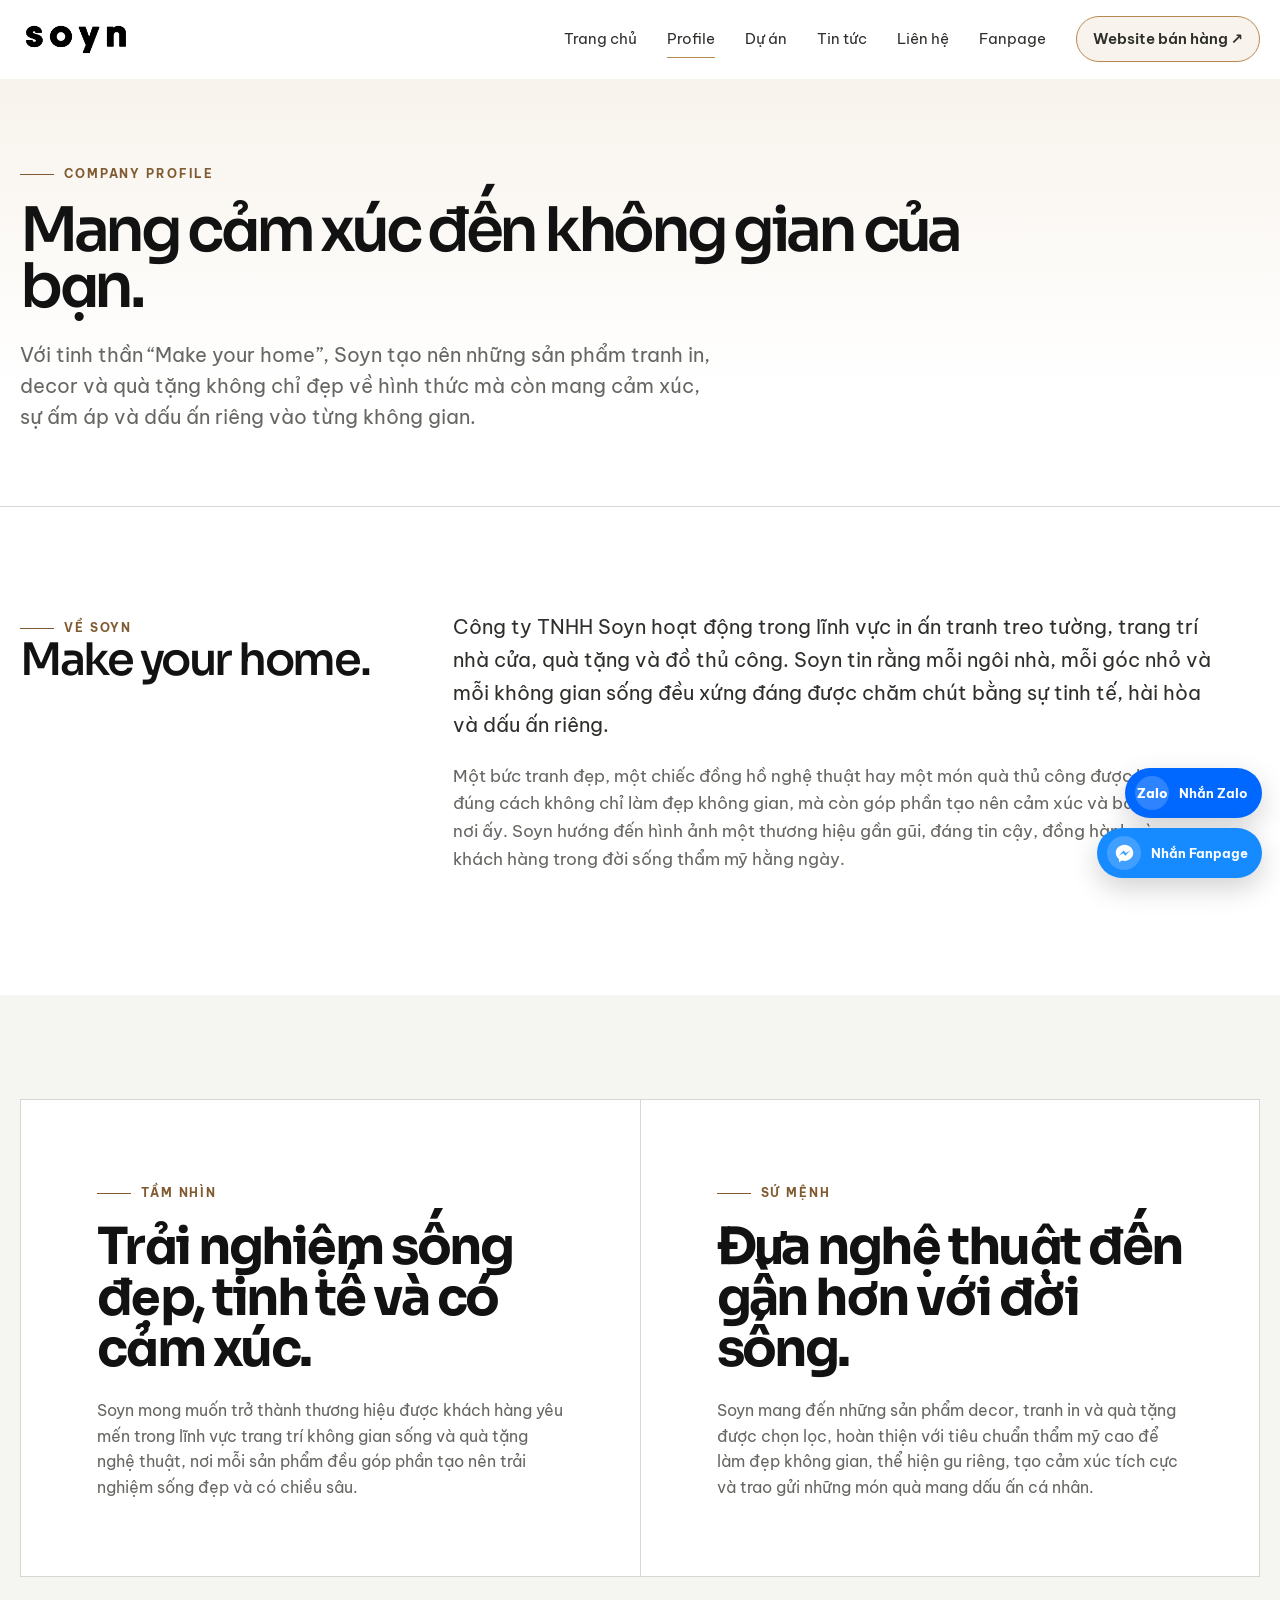
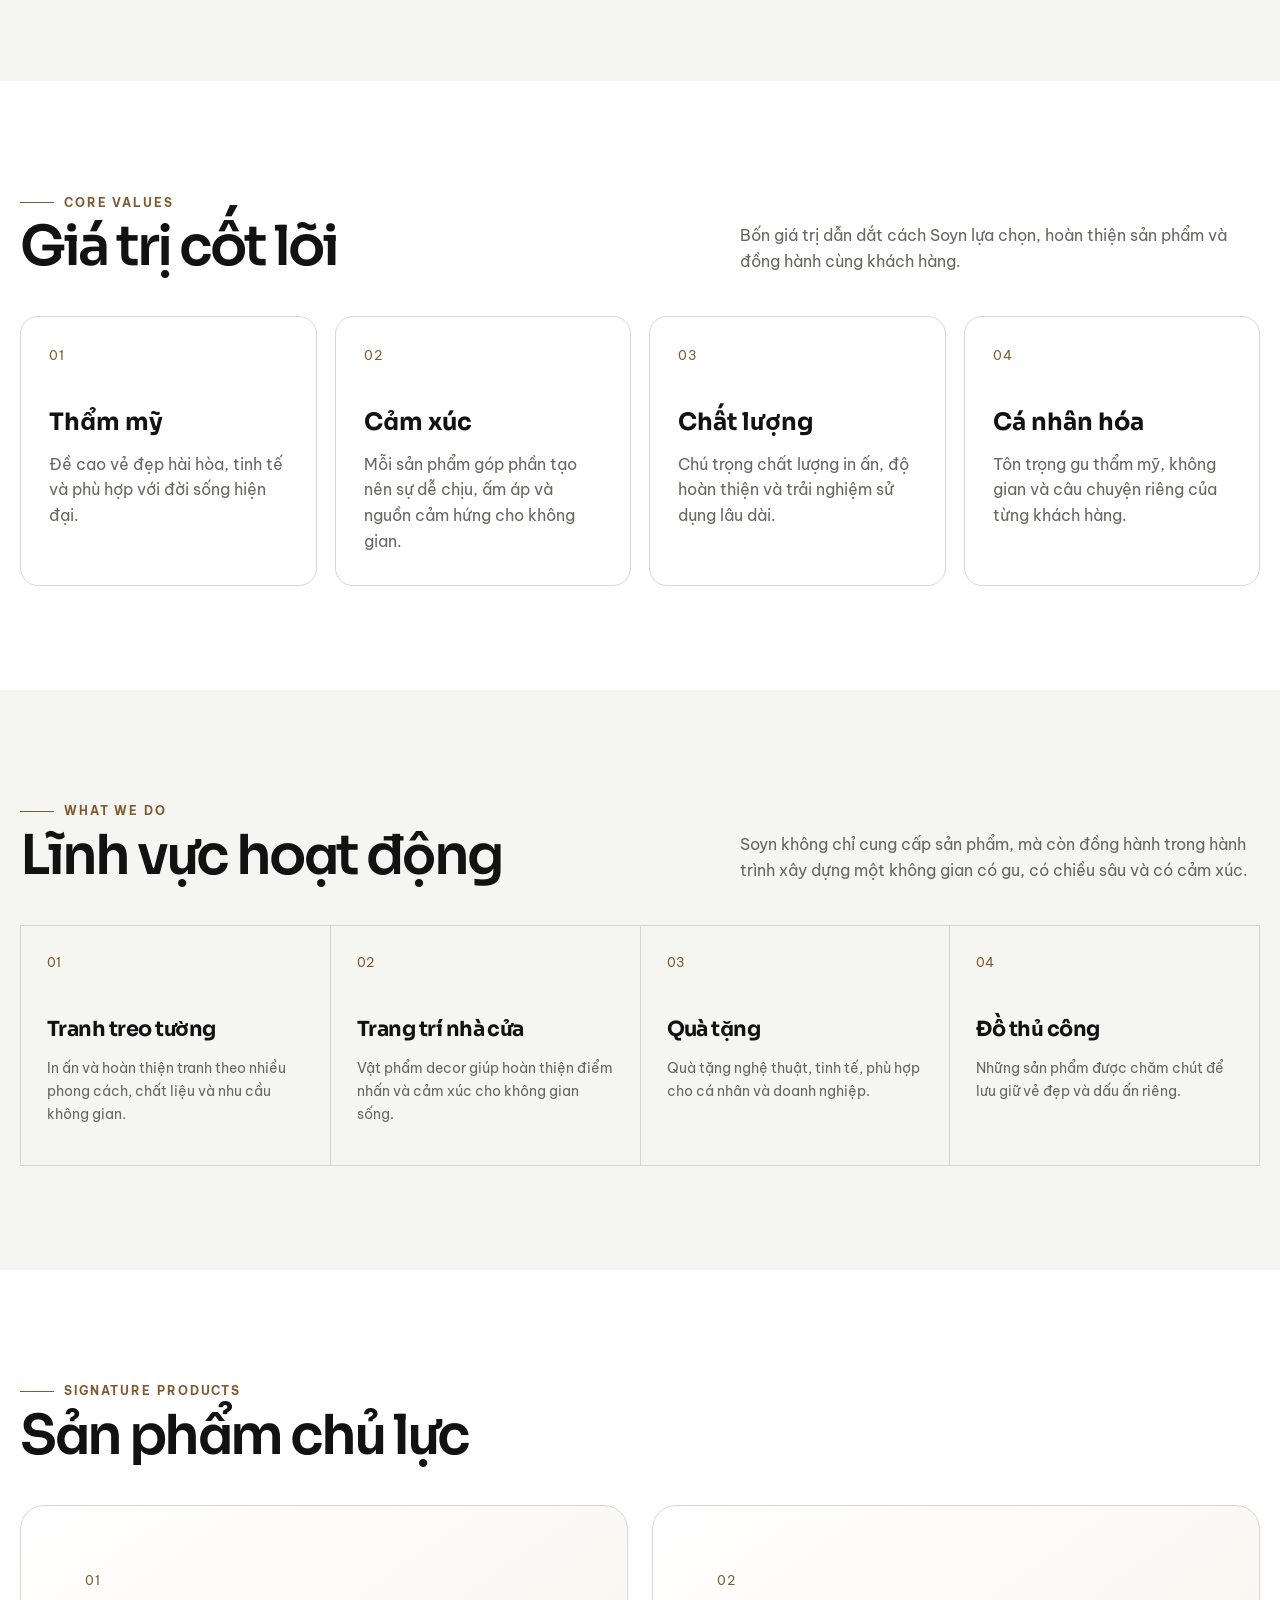
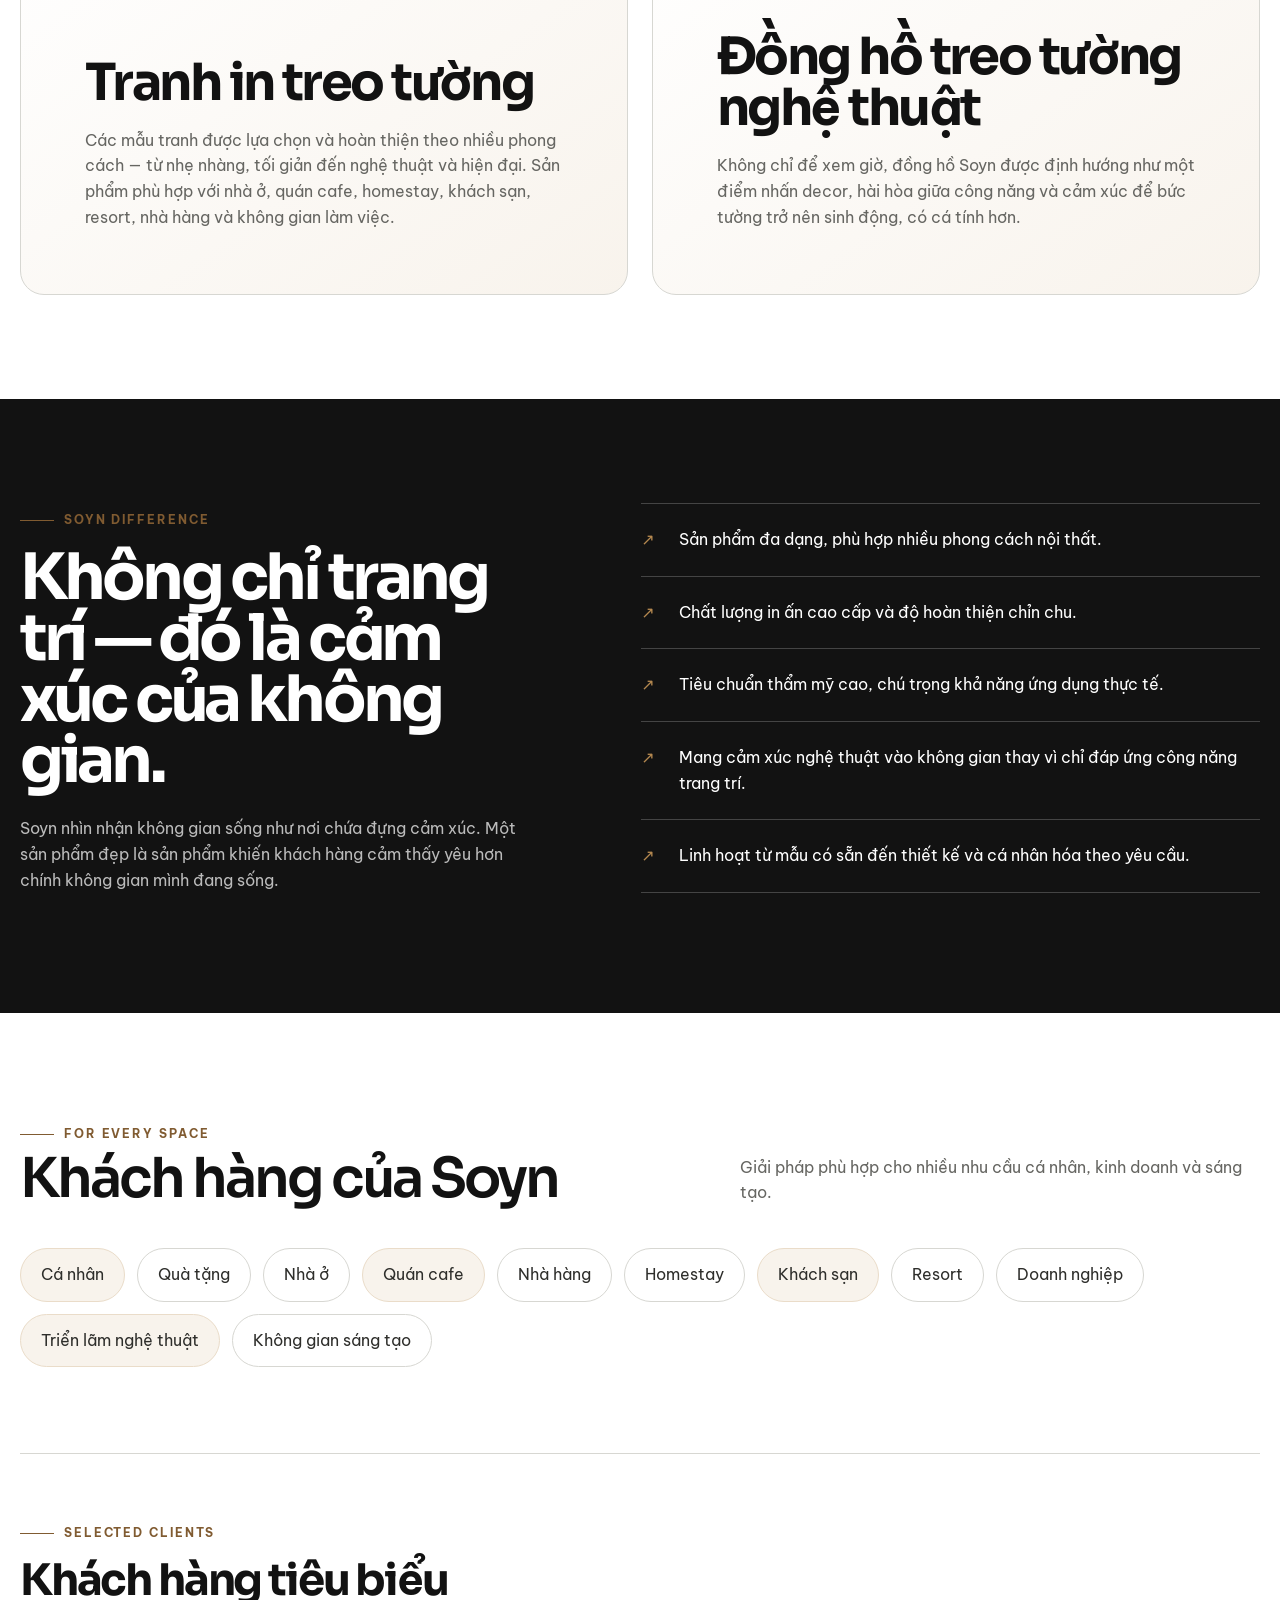
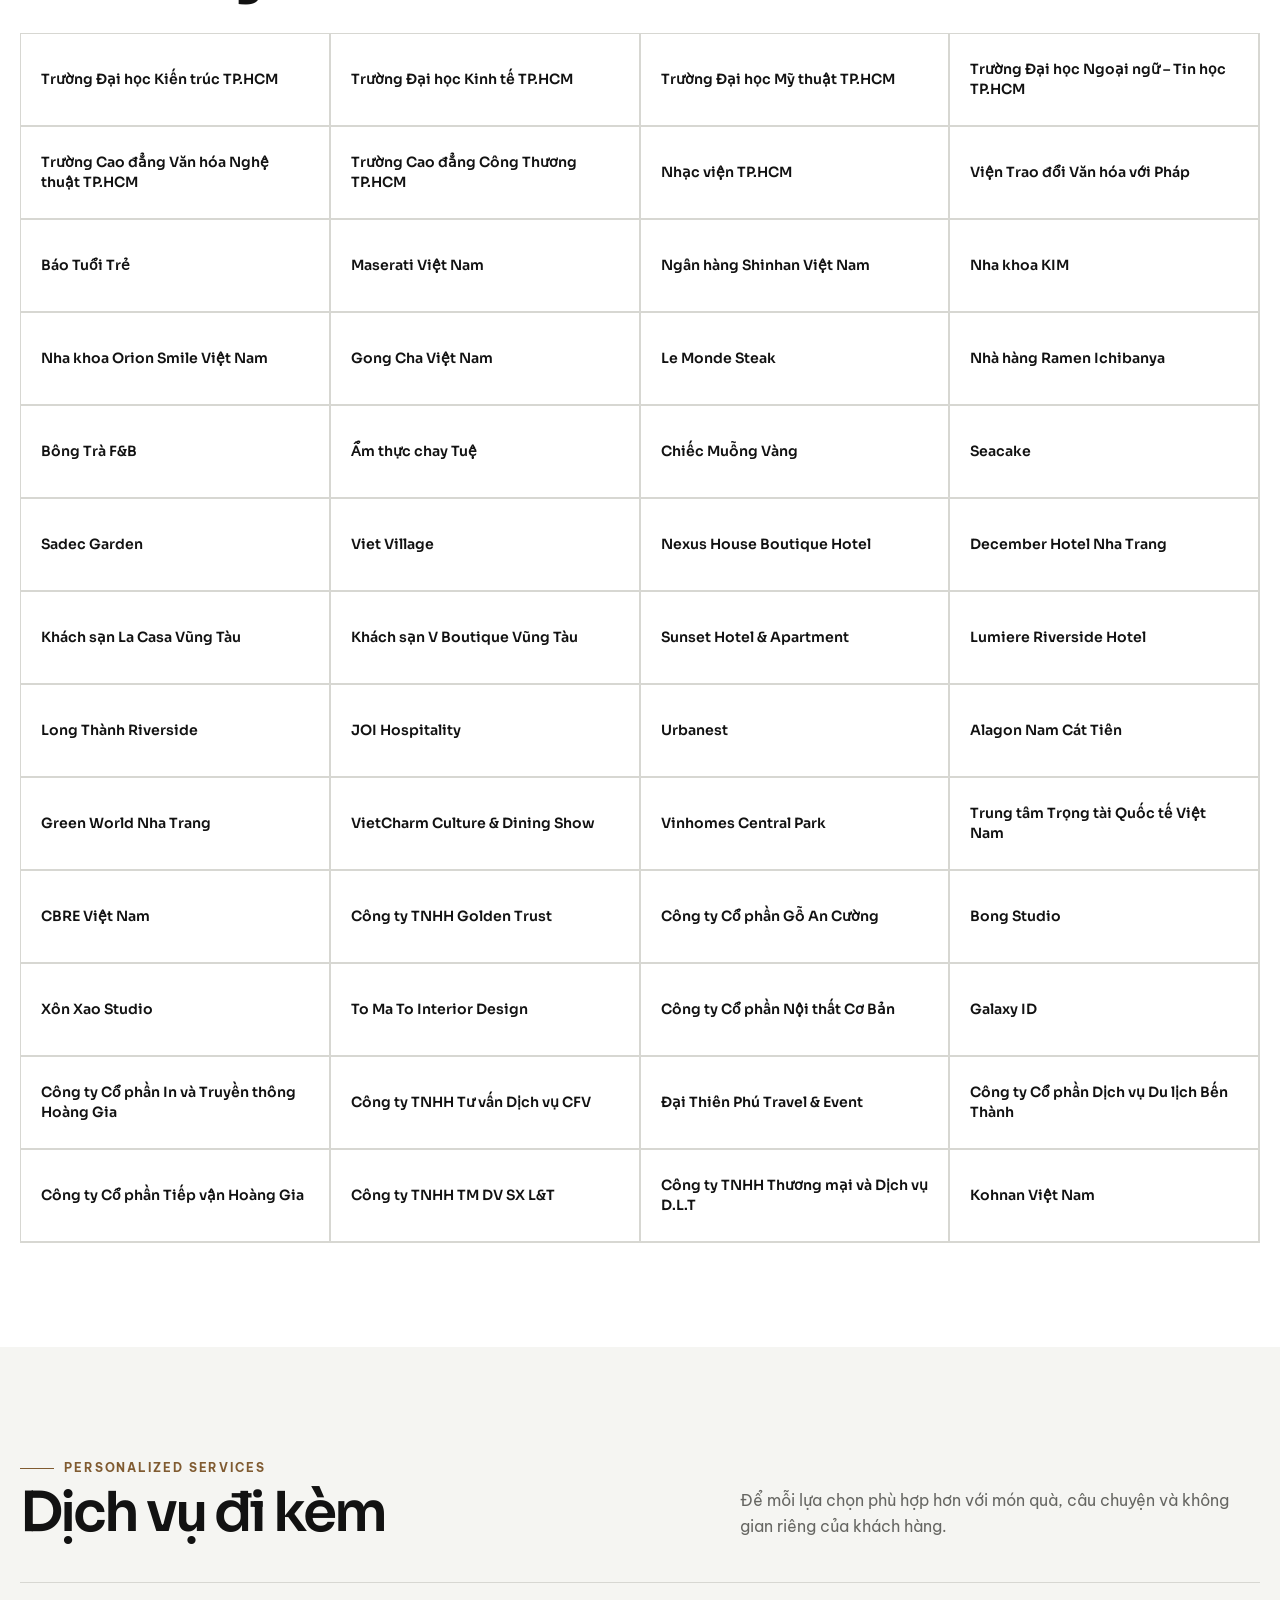
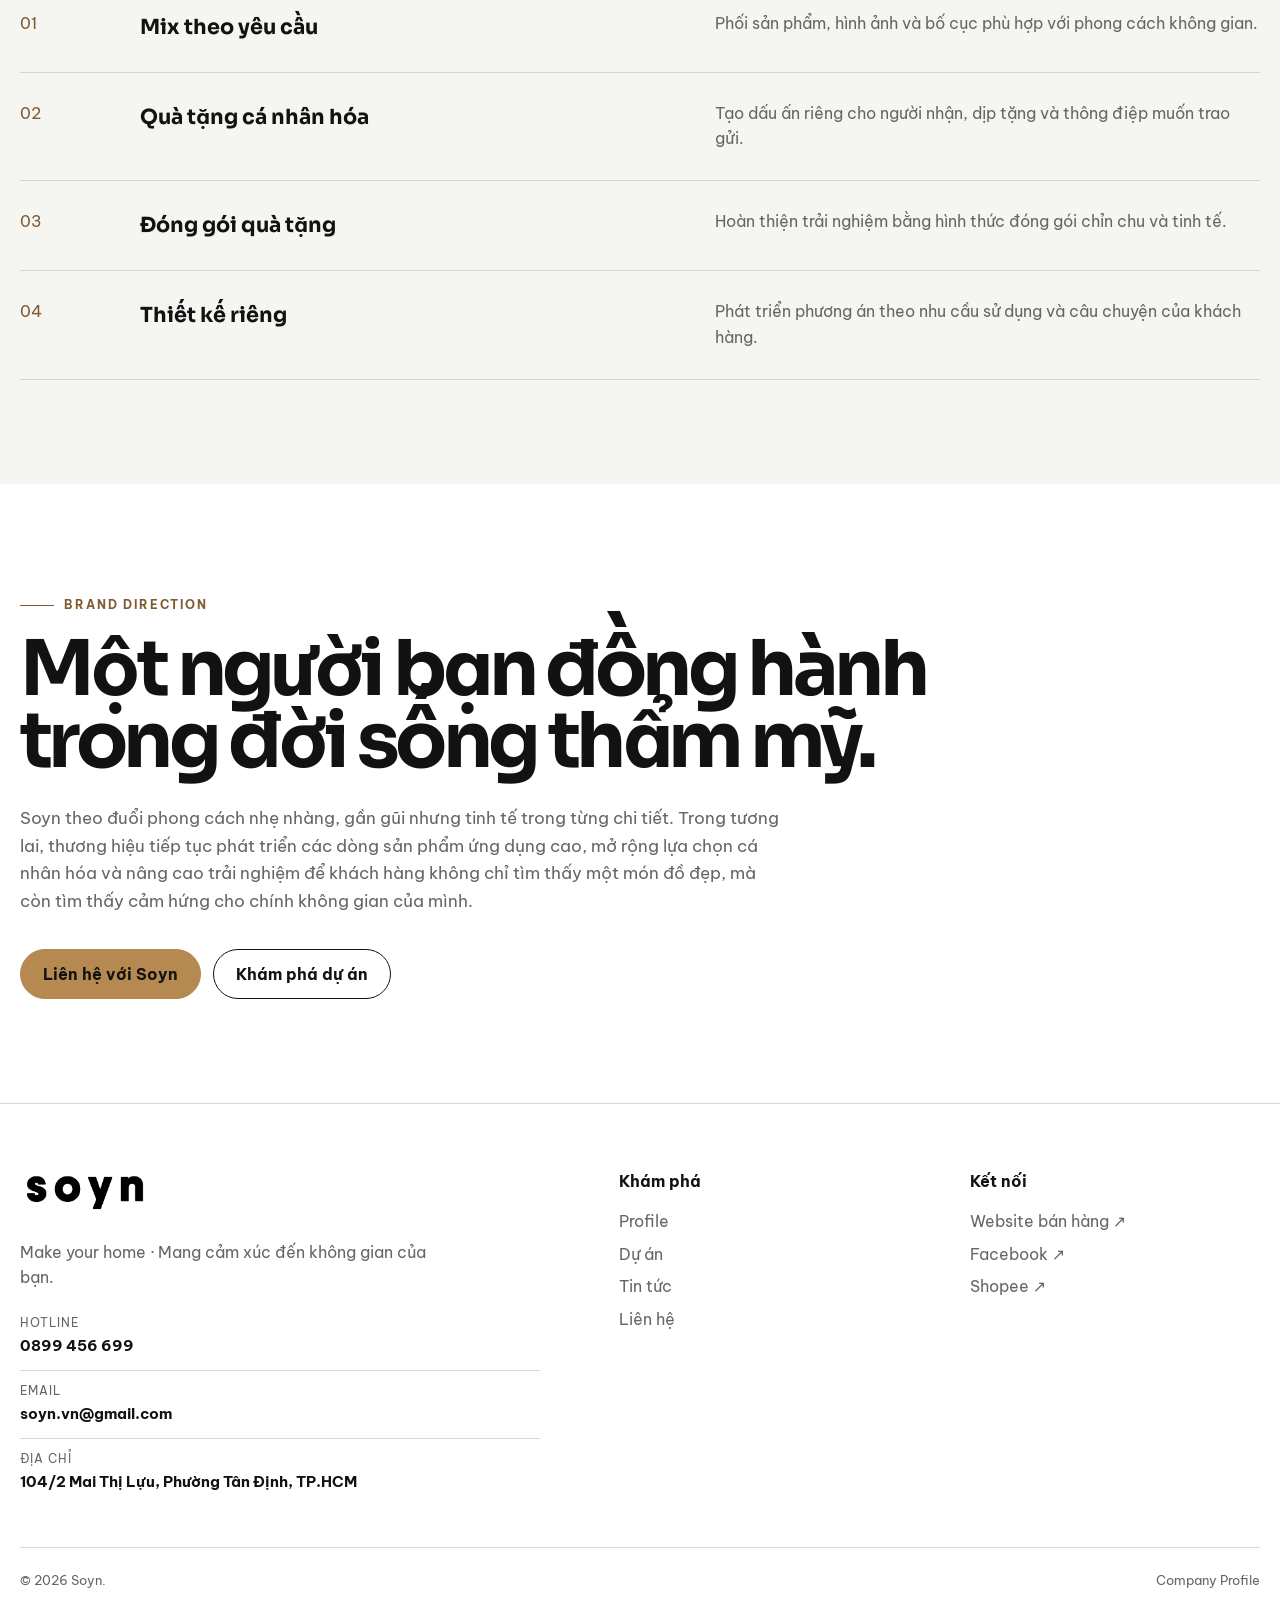
<file: profile.html>
<!doctype html>
<html lang="vi">
<head>
  <meta charset="utf-8">
  <meta name="viewport" content="width=device-width, initial-scale=1">
  <title>Profile · Soyn Portal</title>
  <meta name="description" content="Hồ sơ giới thiệu Công ty TNHH Soyn — thương hiệu tranh in, decor và quà tặng nghệ thuật.">
  <link rel="icon" href="assets/images/favicon.png">
  <link rel="stylesheet" href="assets/css/styles.css">
</head>
<body>
<a class="skip-link" href="#main">Bỏ qua điều hướng</a>
<header class="site-header"><div class="container nav"><a class="brand" href="index.html"><img src="assets/images/soyn-logo.png" alt="Soyn"></a><button class="menu-button" aria-label="Mở menu" aria-expanded="false"><span></span><span></span></button><nav class="nav-links" aria-label="Điều hướng chính"><a href="index.html">Trang chủ</a><a aria-current="page" href="profile.html">Profile</a><a href="projects.html">Dự án</a><a href="news.html">Tin tức</a><a href="contact.html">Liên hệ</a><a href="https://www.facebook.com/soyn.vn" target="_blank" rel="noopener">Fanpage</a><a class="nav-cta" href="https://soyn.vn/" target="_blank" rel="noopener">Website bán hàng ↗</a></nav></div></header>

<main id="main">
  <section class="page-hero profile-hero"><div class="container"><span class="eyebrow">Company profile</span><h1>Mang cảm xúc đến không gian của bạn.</h1><p>Với tinh thần “Make your home”, Soyn tạo nên những sản phẩm tranh in, decor và quà tặng không chỉ đẹp về hình thức mà còn mang cảm xúc, sự ấm áp và dấu ấn riêng vào từng không gian.</p></div></section>

  <section class="section"><div class="container intro-grid"><div><span class="eyebrow">Về Soyn</span><h2>Make your home.</h2></div><div class="profile-lead"><p>Công ty TNHH Soyn hoạt động trong lĩnh vực in ấn tranh treo tường, trang trí nhà cửa, quà tặng và đồ thủ công. Soyn tin rằng mỗi ngôi nhà, mỗi góc nhỏ và mỗi không gian sống đều xứng đáng được chăm chút bằng sự tinh tế, hài hòa và dấu ấn riêng.</p><p>Một bức tranh đẹp, một chiếc đồng hồ nghệ thuật hay một món quà thủ công được lựa chọn đúng cách không chỉ làm đẹp không gian, mà còn góp phần tạo nên cảm xúc và bản sắc cho nơi ấy. Soyn hướng đến hình ảnh một thương hiệu gần gũi, đáng tin cậy, đồng hành cùng khách hàng trong đời sống thẩm mỹ hằng ngày.</p></div></div></section>

  <section class="section profile-vision"><div class="container"><div class="profile-duo"><article><span class="eyebrow">Tầm nhìn</span><h2>Trải nghiệm sống đẹp, tinh tế và có cảm xúc.</h2><p>Soyn mong muốn trở thành thương hiệu được khách hàng yêu mến trong lĩnh vực trang trí không gian sống và quà tặng nghệ thuật, nơi mỗi sản phẩm đều góp phần tạo nên trải nghiệm sống đẹp và có chiều sâu.</p></article><article><span class="eyebrow">Sứ mệnh</span><h2>Đưa nghệ thuật đến gần hơn với đời sống.</h2><p>Soyn mang đến những sản phẩm decor, tranh in và quà tặng được chọn lọc, hoàn thiện với tiêu chuẩn thẩm mỹ cao để làm đẹp không gian, thể hiện gu riêng, tạo cảm xúc tích cực và trao gửi những món quà mang dấu ấn cá nhân.</p></article></div></div></section>

  <section class="section"><div class="container"><div class="section-head"><div><span class="eyebrow">Core values</span><h2>Giá trị cốt lõi</h2></div><p>Bốn giá trị dẫn dắt cách Soyn lựa chọn, hoàn thiện sản phẩm và đồng hành cùng khách hàng.</p></div><div class="value-grid"><article class="value-card"><span>01</span><div class="value-card-content"><h3>Thẩm mỹ</h3><p>Đề cao vẻ đẹp hài hòa, tinh tế và phù hợp với đời sống hiện đại.</p></div></article><article class="value-card"><span>02</span><div class="value-card-content"><h3>Cảm xúc</h3><p>Mỗi sản phẩm góp phần tạo nên sự dễ chịu, ấm áp và nguồn cảm hứng cho không gian.</p></div></article><article class="value-card"><span>03</span><div class="value-card-content"><h3>Chất lượng</h3><p>Chú trọng chất lượng in ấn, độ hoàn thiện và trải nghiệm sử dụng lâu dài.</p></div></article><article class="value-card"><span>04</span><div class="value-card-content"><h3>Cá nhân hóa</h3><p>Tôn trọng gu thẩm mỹ, không gian và câu chuyện riêng của từng khách hàng.</p></div></article></div></div></section>

  <section class="section profile-offer"><div class="container"><div class="section-head"><div><span class="eyebrow">What we do</span><h2>Lĩnh vực hoạt động</h2></div><p>Soyn không chỉ cung cấp sản phẩm, mà còn đồng hành trong hành trình xây dựng một không gian có gu, có chiều sâu và có cảm xúc.</p></div><div class="capability-grid"><div class="capability"><span class="number">01</span><div><h3>Tranh treo tường</h3><p>In ấn và hoàn thiện tranh theo nhiều phong cách, chất liệu và nhu cầu không gian.</p></div></div><div class="capability"><span class="number">02</span><div><h3>Trang trí nhà cửa</h3><p>Vật phẩm decor giúp hoàn thiện điểm nhấn và cảm xúc cho không gian sống.</p></div></div><div class="capability"><span class="number">03</span><div><h3>Quà tặng</h3><p>Quà tặng nghệ thuật, tinh tế, phù hợp cho cá nhân và doanh nghiệp.</p></div></div><div class="capability"><span class="number">04</span><div><h3>Đồ thủ công</h3><p>Những sản phẩm được chăm chút để lưu giữ vẻ đẹp và dấu ấn riêng.</p></div></div></div></div></section>

  <section class="section"><div class="container"><div class="section-head"><div><span class="eyebrow">Signature products</span><h2>Sản phẩm chủ lực</h2></div></div><div class="product-feature-grid"><article><span class="product-index">01</span><h3>Tranh in treo tường</h3><p>Các mẫu tranh được lựa chọn và hoàn thiện theo nhiều phong cách — từ nhẹ nhàng, tối giản đến nghệ thuật và hiện đại. Sản phẩm phù hợp với nhà ở, quán cafe, homestay, khách sạn, resort, nhà hàng và không gian làm việc.</p></article><article><span class="product-index">02</span><h3>Đồng hồ treo tường nghệ thuật</h3><p>Không chỉ để xem giờ, đồng hồ Soyn được định hướng như một điểm nhấn decor, hài hòa giữa công năng và cảm xúc để bức tường trở nên sinh động, có cá tính hơn.</p></article></div></div></section>

  <section class="section profile-difference"><div class="container"><div class="profile-difference-grid"><div><span class="eyebrow">Soyn difference</span><h2>Không chỉ trang trí — đó là cảm xúc của không gian.</h2><p>Soyn nhìn nhận không gian sống như nơi chứa đựng cảm xúc. Một sản phẩm đẹp là sản phẩm khiến khách hàng cảm thấy yêu hơn chính không gian mình đang sống.</p></div><ul class="feature-list"><li>Sản phẩm đa dạng, phù hợp nhiều phong cách nội thất.</li><li>Chất lượng in ấn cao cấp và độ hoàn thiện chỉn chu.</li><li>Tiêu chuẩn thẩm mỹ cao, chú trọng khả năng ứng dụng thực tế.</li><li>Mang cảm xúc nghệ thuật vào không gian thay vì chỉ đáp ứng công năng trang trí.</li><li>Linh hoạt từ mẫu có sẵn đến thiết kế và cá nhân hóa theo yêu cầu.</li></ul></div></div></section>

  <section class="section"><div class="container"><div class="section-head"><div><span class="eyebrow">For every space</span><h2>Khách hàng của Soyn</h2></div><p>Giải pháp phù hợp cho nhiều nhu cầu cá nhân, kinh doanh và sáng tạo.</p></div><div class="audience-cloud"><span>Cá nhân</span><span>Quà tặng</span><span>Nhà ở</span><span>Quán cafe</span><span>Nhà hàng</span><span>Homestay</span><span>Khách sạn</span><span>Resort</span><span>Doanh nghiệp</span><span>Triển lãm nghệ thuật</span><span>Không gian sáng tạo</span></div><div class="featured-clients"><span class="eyebrow">Selected clients</span><h3>Khách hàng tiêu biểu</h3><div class="client-grid"><div>Trường Đại học Kiến trúc TP.HCM</div><div>Trường Đại học Kinh tế TP.HCM</div><div>Trường Đại học Mỹ thuật TP.HCM</div><div>Viện Trao đổi Văn hóa với Pháp</div><div>Maserati Việt Nam</div><div>Nha khoa KIM</div><div>Gong Cha Việt Nam</div><div>Nexus House Boutique Hotel</div><div>December Hotel Nha Trang</div><div>VietCharm Culture &amp; Dining Show</div><div>Vinhomes Central Park</div><div>Trung tâm Trọng tài Quốc tế Việt Nam</div><div>CBRE Việt Nam</div></div></div></div></section>

  <section class="section profile-services"><div class="container"><div class="section-head"><div><span class="eyebrow">Personalized services</span><h2>Dịch vụ đi kèm</h2></div><p>Để mỗi lựa chọn phù hợp hơn với món quà, câu chuyện và không gian riêng của khách hàng.</p></div><div class="process"><div class="process-item"><h3>Mix theo yêu cầu</h3><p>Phối sản phẩm, hình ảnh và bố cục phù hợp với phong cách không gian.</p></div><div class="process-item"><h3>Quà tặng cá nhân hóa</h3><p>Tạo dấu ấn riêng cho người nhận, dịp tặng và thông điệp muốn trao gửi.</p></div><div class="process-item"><h3>Đóng gói quà tặng</h3><p>Hoàn thiện trải nghiệm bằng hình thức đóng gói chỉn chu và tinh tế.</p></div><div class="process-item"><h3>Thiết kế riêng</h3><p>Phát triển phương án theo nhu cầu sử dụng và câu chuyện của khách hàng.</p></div></div></div></section>

  <section class="section"><div class="container"><div class="brand-direction"><span class="eyebrow">Brand direction</span><h2>Một người bạn đồng hành trong đời sống thẩm mỹ.</h2><p>Soyn theo đuổi phong cách nhẹ nhàng, gần gũi nhưng tinh tế trong từng chi tiết. Trong tương lai, thương hiệu tiếp tục phát triển các dòng sản phẩm ứng dụng cao, mở rộng lựa chọn cá nhân hóa và nâng cao trải nghiệm để khách hàng không chỉ tìm thấy một món đồ đẹp, mà còn tìm thấy cảm hứng cho chính không gian của mình.</p><div class="actions"><a class="btn btn-dark" href="contact.html">Liên hệ với Soyn</a><a class="btn btn-light" href="projects.html">Khám phá dự án</a></div></div></div></section>
</main>

<footer class="site-footer"><div class="container"><div class="footer-grid"><div class="footer-brand"><img src="assets/images/soyn-logo.png" alt="Soyn"><p>Make your home · Mang cảm xúc đến không gian của bạn.</p><div class="footer-contact"><a href="tel:0899456699"><span>Hotline</span><strong>0899 456 699</strong></a><a href="mailto:soyn.vn@gmail.com"><span>Email</span><strong>soyn.vn@gmail.com</strong></a><a href="https://www.google.com/maps/search/?api=1&amp;query=Tranh%20treo%20t%C6%B0%E1%BB%9Dng%20Soyn" target="_blank" rel="noopener noreferrer"><span>Địa chỉ</span><strong>104/2 Mai Thị Lựu, Phường Tân Định, TP.HCM</strong></a></div></div><div class="footer-col"><strong>Khám phá</strong><a href="profile.html">Profile</a><a href="projects.html">Dự án</a><a href="news.html">Tin tức</a><a href="contact.html">Liên hệ</a></div><div class="footer-col"><strong>Kết nối</strong><a href="https://soyn.vn/" target="_blank" rel="noopener">Website bán hàng ↗</a><a href="https://www.facebook.com/soyn.vn" target="_blank" rel="noopener">Facebook ↗</a><a href="https://shopee.vn/soyncanvas" target="_blank" rel="noopener">Shopee ↗</a></div></div><div class="footer-bottom"><span>© <span data-year></span> Soyn.</span><span>Company Profile</span></div></div></footer>
<script src="assets/js/content.js"></script><script src="assets/js/site.js"></script>
</body>
</html>
</file>
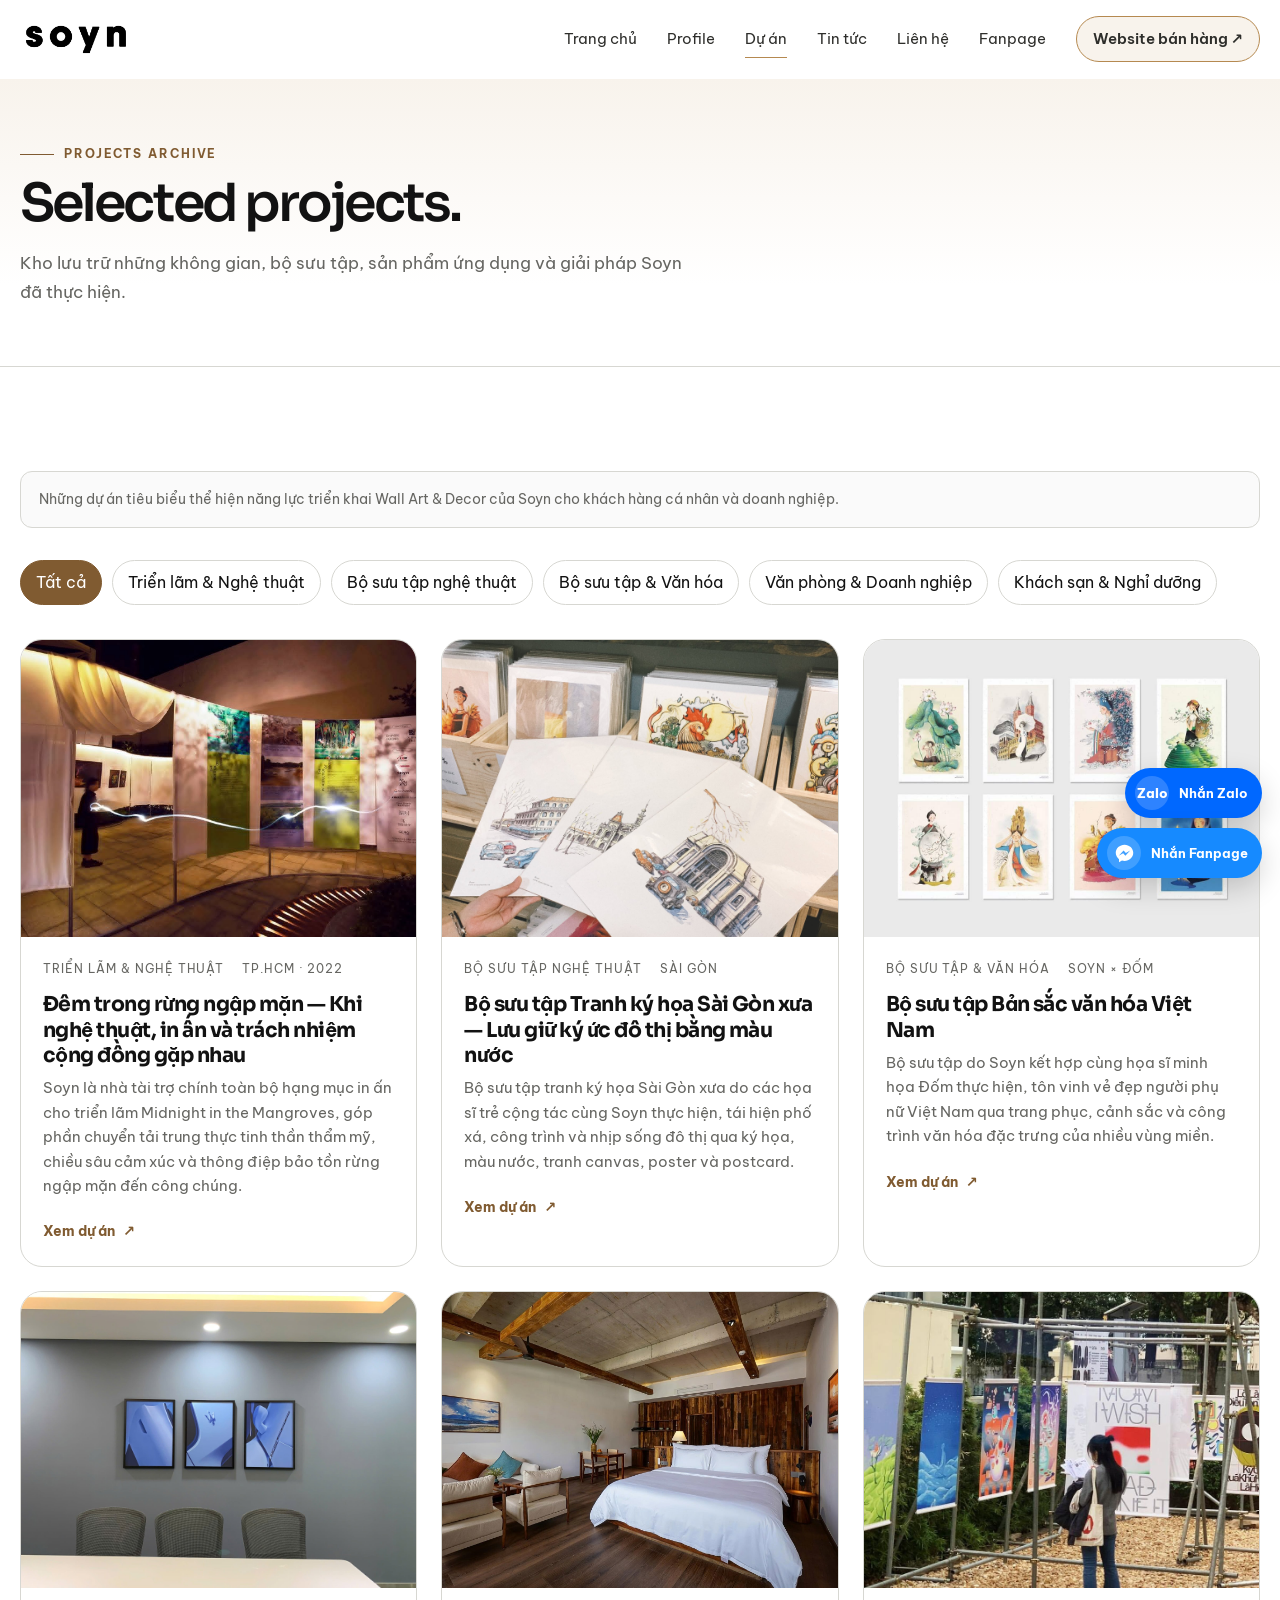
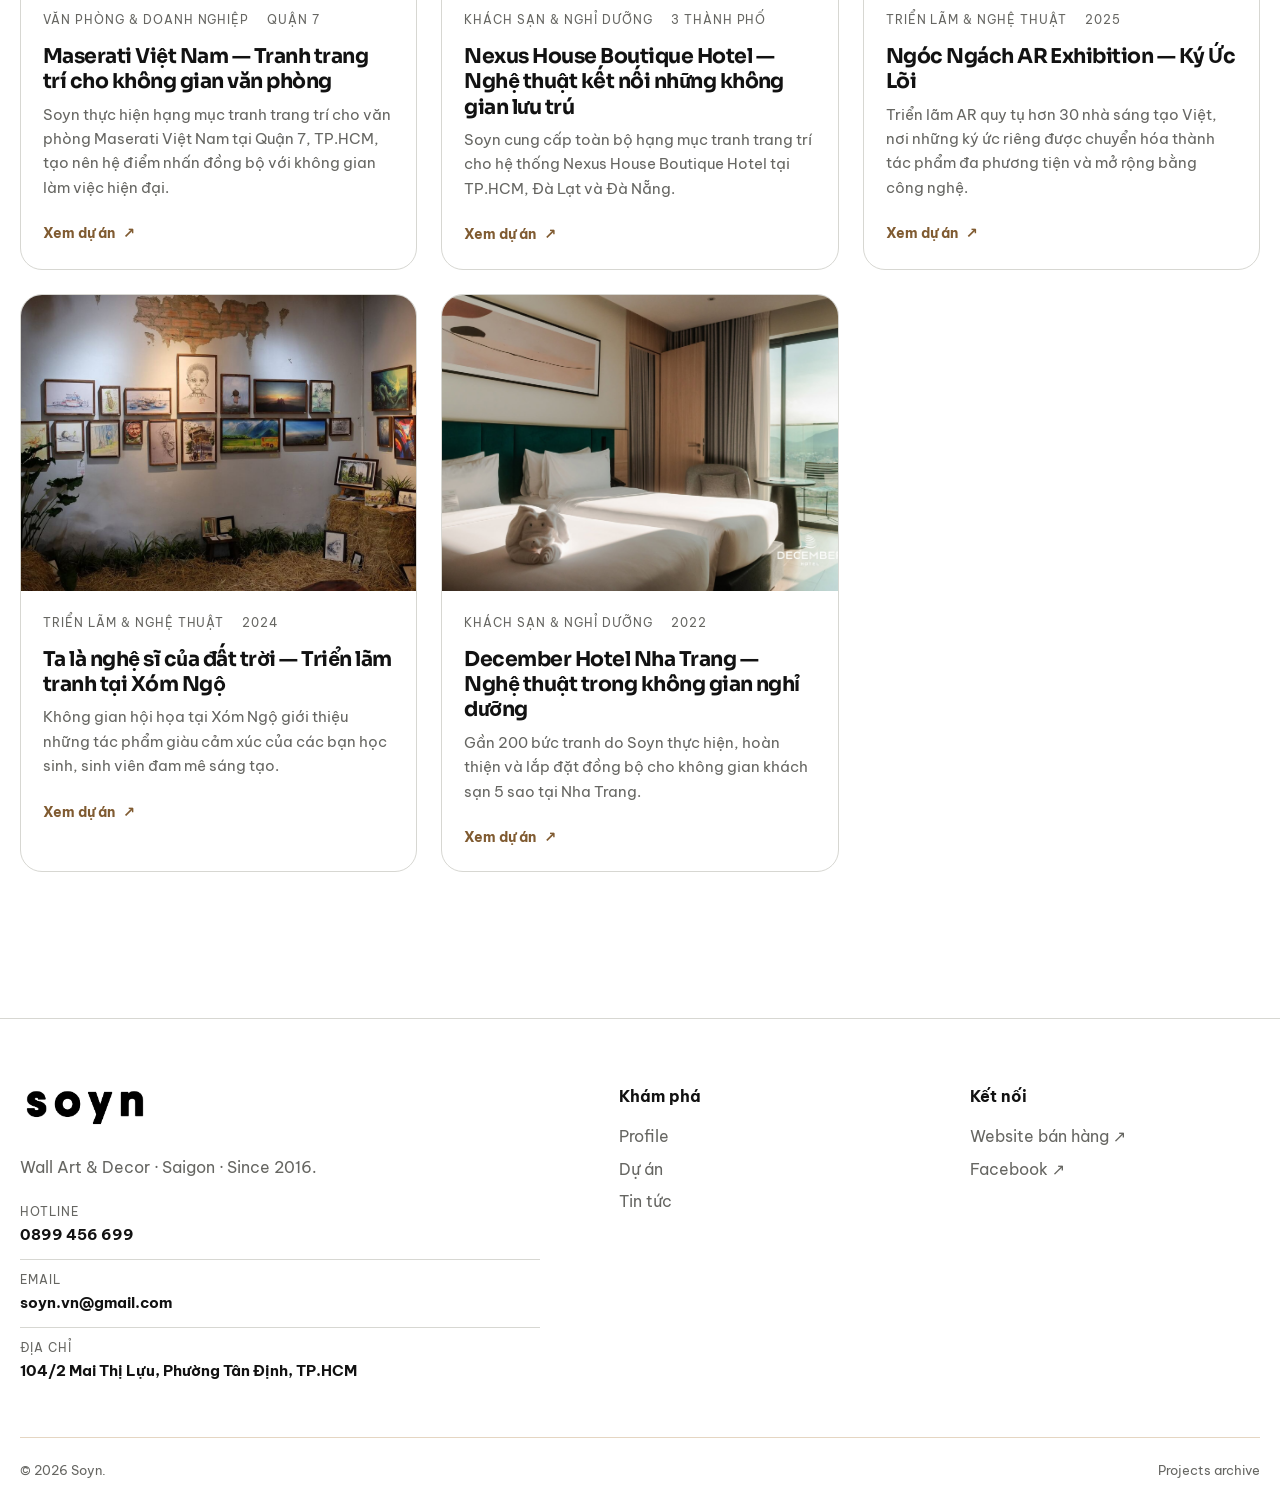
<file: projects.html>
<!doctype html><html lang="vi"><head><meta charset="utf-8"><meta name="viewport" content="width=device-width, initial-scale=1"><title>Dự án · Soyn Portal</title><meta name="description" content="Kho dự án và không gian do Soyn thực hiện."><link rel="icon" href="assets/images/favicon.png"><link rel="stylesheet" href="assets/css/styles.css"><link rel="stylesheet" href="assets/css/archive-typography.css"></head><body>
<a class="skip-link" href="#main">Bỏ qua điều hướng</a><header class="site-header"><div class="container nav"><a class="brand" href="index.html"><img src="assets/images/soyn-logo.png" alt="Soyn"></a><button class="menu-button" aria-label="Mở menu" aria-expanded="false"><span></span><span></span></button><nav class="nav-links"><a href="index.html">Trang chủ</a><a href="profile.html">Profile</a><a aria-current="page" href="projects.html">Dự án</a><a href="news.html">Tin tức</a><a href="contact.html">Liên hệ</a><a href="https://www.facebook.com/soyn.vn" target="_blank" rel="noopener">Fanpage</a><a class="nav-cta" href="https://soyn.vn/" target="_blank" rel="noopener">Website bán hàng ↗</a></nav></div></header>
<main id="main"><section class="page-hero"><div class="container"><span class="eyebrow">Projects archive</span><h1>Selected projects.</h1><p>Kho lưu trữ những không gian, bộ sưu tập, sản phẩm ứng dụng và giải pháp Soyn đã thực hiện.</p></div></section><section class="section"><div class="container"><div class="notice" style="margin-bottom:32px">Những dự án tiêu biểu thể hiện năng lực triển khai Wall Art & Decor của Soyn cho khách hàng cá nhân và doanh nghiệp.</div><div class="filters" data-filters></div><div class="grid grid-3" data-listing="projects"></div></div></section></main>
<footer class="site-footer"><div class="container"><div class="footer-grid"><div class="footer-brand"><img src="assets/images/soyn-logo.png" alt="Soyn"><p>Wall Art & Decor · Saigon · Since 2016.</p><div class="footer-contact"><a href="tel:0899456699"><span>Hotline</span><strong>0899 456 699</strong></a><a href="mailto:soyn.vn@gmail.com"><span>Email</span><strong>soyn.vn@gmail.com</strong></a><a href="https://www.google.com/maps/search/?api=1&amp;query=Tranh%20treo%20t%C6%B0%E1%BB%9Dng%20Soyn" target="_blank" rel="noopener noreferrer"><span>Địa chỉ</span><strong>104/2 Mai Thị Lựu, Phường Tân Định, TP.HCM</strong></a></div></div><div class="footer-col"><strong>Khám phá</strong><a href="profile.html">Profile</a><a href="projects.html">Dự án</a><a href="news.html">Tin tức</a></div><div class="footer-col"><strong>Kết nối</strong><a href="https://soyn.vn/" target="_blank" rel="noopener">Website bán hàng ↗</a><a href="https://www.facebook.com/soyn.vn" target="_blank" rel="noopener">Facebook ↗</a></div></div><div class="footer-bottom"><span>© <span data-year></span> Soyn.</span><span>Projects archive</span></div></div></footer><script src="assets/js/content.js"></script><script src="assets/js/maserati-project.js"></script><script src="assets/js/ban-sac-van-hoa-project.js"></script><script src="assets/js/sai-gon-xua-project.js"></script><script src="assets/js/dem-trong-rung-ngap-man-project.js"></script><script src="assets/js/site.js"></script><script src="assets/js/listing.js"></script></body></html>
</file>
<file: assets/css/styles.css>
@import url('https://fonts.googleapis.com/css2?family=Be+Vietnam+Pro:ital,wght@0,300;0,400;0,500;0,600;0,700;0,800;1,400&family=Sora:wght@300;400;600;700;800&display=swap');

:root {
  --white: #ffffff;
  --paper: #f5f5f2;
  --mist: #ececea;
  --line: #d7d7d2;
  --ink: #121212;
  --muted: #666662;
  --soft-ink: #2e2e2b;
  --accent: #b58950;
  --accent-ink: #805b31;
  --accent-soft: #eadcc9;
  --accent-wash: #f8f3ec;
  --max: 1240px;
  --radius: 22px;
  --shadow: 0 18px 45px rgba(0, 0, 0, 0.08);
}

* { box-sizing: border-box; }
html { scroll-behavior: smooth; }
body {
  margin: 0;
  background: var(--white);
  color: var(--ink);
  font-family: "Be Vietnam Pro", "Segoe UI", system-ui, sans-serif;
  line-height: 1.6;
  -webkit-font-smoothing: antialiased;
}
img { display: block; max-width: 100%; }
a { color: inherit; text-decoration: none; }
button, input, textarea { font: inherit; }
button { color: inherit; }
h1, h2, h3, h4 {
  font-family: "Sora", "Be Vietnam Pro", system-ui, sans-serif;
}

.container { width: min(calc(100% - 40px), var(--max)); margin-inline: auto; }
.eyebrow {
  display: inline-flex;
  gap: 10px;
  align-items: center;
  text-transform: uppercase;
  letter-spacing: .16em;
  font-size: .74rem;
  font-weight: 700;
  color: var(--muted);
}
.eyebrow::before { content: ""; width: 34px; height: 1px; background: currentColor; }
.section { padding: 104px 0; }
.section-sm { padding: 70px 0; }
.section-head { display: flex; justify-content: space-between; align-items: end; gap: 40px; margin-bottom: 42px; }
.section-head h2 { margin: 8px 0 0; font-size: clamp(2rem, 4.3vw, 4.6rem); line-height: .98; letter-spacing: -.055em; font-weight: 600; }
.section-head p { max-width: 520px; margin: 0; color: var(--muted); }
.muted { color: var(--muted); }

.skip-link { position: fixed; left: 16px; top: -70px; z-index: 999; background: #000; color: #fff; padding: 10px 14px; border-radius: 8px; }
.skip-link:focus { top: 16px; }

.site-header {
  position: sticky; top: 0; z-index: 100;
  border-bottom: 1px solid transparent;
  background: rgba(255,255,255,.86);
  backdrop-filter: blur(16px);
  transition: border-color .2s ease, box-shadow .2s ease;
}
.site-header.scrolled { border-color: var(--line); box-shadow: 0 8px 24px rgba(0,0,0,.035); }
.nav { min-height: 78px; display: flex; align-items: center; justify-content: space-between; gap: 30px; }
.brand { display: inline-flex; align-items: center; width: 112px; }
.brand img { width: 100%; height: auto; }
.nav-links { display: flex; align-items: center; gap: 30px; }
.nav-links a { font-size: .92rem; color: var(--soft-ink); position: relative; }
.nav-links a::after { content: ""; position: absolute; left: 0; right: 100%; bottom: -7px; height: 1px; background: #000; transition: right .2s ease; }
.nav-links a:hover::after, .nav-links a[aria-current="page"]::after { right: 0; }
.nav-cta { border: 1px solid var(--ink); border-radius: 999px; padding: 10px 16px; font-weight: 600; }
.nav-cta:hover { background: var(--ink); color: #fff; }
.menu-button { display: none; border: 0; background: none; padding: 8px; cursor: pointer; }
.menu-button span { display: block; width: 24px; height: 1px; background: #000; margin: 6px 0; }

.hero { min-height: calc(100svh - 78px); display: grid; align-items: center; padding: 78px 0 54px; overflow: hidden; }
.hero-grid { display: grid; grid-template-columns: .88fr 1.12fr; gap: 28px; align-items: center; }
.hero h1 { font-size: clamp(3.5rem, 8vw, 8.5rem); line-height: .84; margin: 14px 0 34px; letter-spacing: -.075em; font-weight: 600; }
.hero h1 span { display: block; color: #a5a5a0; }
.hero-copy { max-width: 650px; font-size: clamp(1.05rem, 1.6vw, 1.35rem); color: var(--muted); }
.actions { display: flex; gap: 12px; flex-wrap: wrap; margin-top: 34px; }
.btn { display: inline-flex; align-items: center; justify-content: center; gap: 10px; border-radius: 999px; min-height: 50px; padding: 0 22px; border: 1px solid var(--ink); font-weight: 650; transition: transform .2s ease, background .2s ease, color .2s ease; }
.btn:hover { transform: translateY(-2px); }
.btn-dark { background: var(--ink); color: #fff; }
.btn-light { background: #fff; }
.btn-ghost { border-color: var(--line); }
.arrow { font-size: 1.15em; }

.hero-art { position: relative; aspect-ratio: .84; border-radius: 42% 42% 22px 22px; background: var(--paper); overflow: hidden; box-shadow: var(--shadow); }
.hero-art::before { content: ""; position: absolute; width: 56%; aspect-ratio: 1; border-radius: 50%; background: #d9d9d5; left: -8%; top: 12%; }
.hero-art::after { content: ""; position: absolute; width: 64%; height: 38%; border-radius: 999px; background: #191919; right: -16%; bottom: 10%; transform: rotate(-22deg); }
.hero-frame { position: absolute; inset: 15% 15% 24%; z-index: 2; background: #fff; border: 12px solid #151515; box-shadow: 0 30px 60px rgba(0,0,0,.17); transform: rotate(5deg); display: grid; place-items: center; }
.hero-frame img { width: 72%; }
.hero-note { position: absolute; z-index: 3; left: 7%; bottom: 6%; background: #fff; border: 1px solid var(--line); padding: 12px 16px; font-size: .8rem; text-transform: uppercase; letter-spacing: .12em; }
.hero-art.hero-image { width: 100%; aspect-ratio: 5 / 4; border-radius: 24px; background: var(--paper); justify-self: end; }
.hero-art.hero-image::before, .hero-art.hero-image::after { display: none; }
.hero-art.hero-image > img { width: 100%; height: 100%; object-fit: cover; object-position: center; }

.marquee { border-top: 1px solid var(--line); border-bottom: 1px solid var(--line); overflow: hidden; background: #fafafa; }
.marquee-track { display: flex; width: max-content; animation: marquee 25s linear infinite; }
.marquee span { padding: 17px 34px; text-transform: uppercase; letter-spacing: .14em; font-size: .73rem; color: var(--muted); }
.marquee span::after { content: "●"; margin-left: 68px; color: #bbb; }
@keyframes marquee { to { transform: translateX(-50%); } }

.intro-grid { display: grid; grid-template-columns: .62fr 1.38fr; gap: 70px; align-items: start; }
.intro-grid h2 { margin: 0; font-size: clamp(2.1rem, 3.5vw, 3.7rem); line-height: 1; letter-spacing: -.055em; font-weight: 550; }
.intro-copy { max-width: 780px; }
.intro-copy p { margin-top: 0; color: var(--muted); }
.stat-row { display: grid; grid-template-columns: repeat(3,1fr); gap: 1px; background: var(--line); border: 1px solid var(--line); margin-top: 55px; }
.stat { background: #fff; padding: 30px; }
.stat strong { display: block; font-size: 2rem; line-height: 1.1; letter-spacing: -.04em; }
.stat span { color: var(--muted); font-size: .88rem; }

.grid { display: grid; gap: 24px; }
.grid-3 { grid-template-columns: repeat(3, minmax(0, 1fr)); }
.grid-2 { grid-template-columns: repeat(2, minmax(0, 1fr)); }
.card { border: 1px solid var(--line); border-radius: var(--radius); overflow: hidden; background: #fff; transition: transform .25s ease, box-shadow .25s ease; }
.card:hover { transform: translateY(-5px); box-shadow: var(--shadow); }
.card-media { position: relative; aspect-ratio: 4 / 3; overflow: hidden; background: var(--paper); }
.card-media img { width: 100%; height: 100%; object-fit: cover; transition: transform .45s ease; }
.card:hover .card-media img { transform: scale(1.035); }
.card-body { padding: 24px; }
.card-meta { display: flex; flex-wrap: wrap; gap: 8px 18px; color: var(--muted); font-size: .76rem; text-transform: uppercase; letter-spacing: .08em; }
.card h3 { margin: 14px 0 8px; font-size: 1.4rem; line-height: 1.18; letter-spacing: -.025em; }
.card p { color: var(--muted); margin: 0; }
.card-link { display: inline-flex; gap: 8px; align-items: center; margin-top: 22px; font-weight: 650; font-size: .9rem; }
.badge { display: inline-flex; align-items: center; border: 1px solid var(--line); border-radius: 999px; padding: 5px 10px; font-size: .68rem; text-transform: uppercase; letter-spacing: .08em; background: rgba(255,255,255,.9); }
.badge-overlay { position: absolute; top: 14px; left: 14px; z-index: 2; }

.capability-grid { display: grid; grid-template-columns: repeat(4, 1fr); border-top: 1px solid var(--line); border-left: 1px solid var(--line); }
.capability { min-height: 240px; border-right: 1px solid var(--line); border-bottom: 1px solid var(--line); padding: 26px; display: flex; flex-direction: column; justify-content: space-between; }
.capability .number { color: #aaa; font-size: .8rem; }
.capability > div { min-height: 126px; display: flex; flex-direction: column; }
.capability h3 { margin: 0; font-size: 1.3rem; letter-spacing: -.025em; }
.capability p { min-height: 4.5em; color: var(--muted); font-size: .9rem; margin: 10px 0 0; }

.split-feature { display: grid; grid-template-columns: 1fr 1fr; min-height: 650px; border: 1px solid var(--line); border-radius: 28px; overflow: hidden; }
.split-feature .visual { min-height: 480px; background: #ddd; }
.split-feature .visual img { display: block; width: 100%; height: 100%; min-height: 650px; object-fit: cover; object-position: center 38%; }
.split-feature .content { padding: clamp(34px, 7vw, 90px); display: flex; flex-direction: column; justify-content: center; }
.split-feature h2 { font-size: clamp(2.5rem, 5vw, 5.2rem); line-height: .95; letter-spacing: -.06em; font-weight: 550; margin: 15px 0 25px; }

.story-card { display: grid; grid-template-columns: 170px 1fr auto; gap: 28px; align-items: center; padding: 22px 0; border-top: 1px solid var(--line); }
.story-card:last-child { border-bottom: 1px solid var(--line); }
.story-thumb { aspect-ratio: 1.25; border-radius: 14px; overflow: hidden; background: var(--paper); }
.story-thumb img { width: 100%; height: 100%; object-fit: cover; }
.story-card h3 { margin: 4px 0; font-size: clamp(1.15rem, 2vw, 1.7rem); letter-spacing: -.025em; }
.story-card p { margin: 0; color: var(--muted); }
.story-arrow { width: 46px; height: 46px; border: 1px solid var(--line); border-radius: 50%; display: grid; place-items: center; }

.cta { background: var(--ink); color: #fff; border-radius: 30px; padding: clamp(45px, 9vw, 110px); position: relative; overflow: hidden; }
.cta::after { content: ""; position: absolute; width: 440px; aspect-ratio: 1; border: 1px solid rgba(255,255,255,.18); border-radius: 50%; right: -130px; top: -150px; box-shadow: 0 0 0 60px rgba(255,255,255,.03), 0 0 0 120px rgba(255,255,255,.02); }
.cta h2 { max-width: 850px; font-size: clamp(2.7rem, 6vw, 6rem); line-height: .94; letter-spacing: -.06em; font-weight: 550; margin: 0 0 32px; position: relative; z-index: 2; }
.cta .btn { border-color: #fff; position: relative; z-index: 2; }

.page-hero { padding: 78px 0 54px; border-bottom: 1px solid var(--line); }
.page-hero h1 { font-size: clamp(2.9rem, 5vw, 5.2rem); line-height: .92; letter-spacing: -.07em; font-weight: 580; margin: 18px 0 24px; }
.page-hero p { max-width: 700px; font-size: 1.22rem; color: var(--muted); }

.filters { display: flex; gap: 10px; flex-wrap: wrap; margin-bottom: 34px; }
.filter-btn { border: 1px solid var(--line); background: #fff; padding: 9px 15px; border-radius: 999px; cursor: pointer; }
.filter-btn.active, .filter-btn:hover { background: var(--ink); color: #fff; border-color: var(--ink); }

.timeline { border-left: 1px solid var(--line); margin-left: 8px; }
.timeline-item { position: relative; padding: 0 0 50px 45px; }
.timeline-item::before { content: ""; position: absolute; left: -7px; top: 7px; width: 13px; height: 13px; border-radius: 50%; background: #fff; border: 2px solid #000; }
.timeline-item strong { font-size: 1.2rem; }
.timeline-item p { max-width: 700px; color: var(--muted); }

.process { counter-reset: step; border-top: 1px solid var(--line); }
.process-item { display: grid; grid-template-columns: 90px 1fr 1fr; gap: 30px; padding: 28px 0; border-bottom: 1px solid var(--line); }
.process-item::before { counter-increment: step; content: "0" counter(step); color: #aaa; }
.process-item h3 { margin: 0; font-size: 1.3rem; }
.process-item p { margin: 0; color: var(--muted); }

.detail-hero { padding: 90px 0 45px; }
.detail-hero h1 { max-width: 1000px; font-size: clamp(3rem, 7vw, 7rem); line-height: .92; letter-spacing: -.065em; margin: 18px 0 30px; font-weight: 570; }
.detail-meta { display: flex; flex-wrap: wrap; gap: 12px 26px; color: var(--muted); }
.detail-cover { width: min(calc(100% - 40px), 1440px); margin: 25px auto 0; aspect-ratio: 16/8.5; border-radius: 26px; overflow: hidden; background: var(--paper); }
.detail-cover img { width: 100%; height: 100%; object-fit: cover; }
.article-layout { display: grid; grid-template-columns: 240px minmax(0, 760px); gap: 80px; justify-content: center; padding: 75px 0 110px; }
.article-aside { font-size: .84rem; color: var(--muted); }
.article-aside strong { display: block; color: var(--ink); margin-bottom: 8px; }
.article { font-size: 1.08rem; }
.article h2 { font-size: 2rem; line-height: 1.1; letter-spacing: -.04em; margin: 50px 0 18px; }
.article p { margin: 0 0 22px; }
.article ul { padding-left: 20px; }
.article blockquote { margin: 40px 0; padding: 24px 0 24px 28px; border-left: 3px solid #111; font-size: 1.35rem; line-height: 1.4; }
.source-box { margin-top: 50px; padding: 25px; border: 1px solid var(--line); background: var(--paper); border-radius: 16px; }
.project-facts { display: grid; grid-template-columns: repeat(3, minmax(0, 1fr)); gap: 1px; max-width: 760px; margin-top: 42px; background: var(--line); border: 1px solid var(--line); }
.project-facts > div { padding: 22px 24px; background: #fff; }
.project-facts strong { display: block; color: var(--accent-ink); font-size: clamp(1.4rem, 3vw, 2.25rem); line-height: 1; }
.project-facts span { display: block; margin-top: 8px; color: var(--muted); font-size: .82rem; text-transform: uppercase; letter-spacing: .08em; }
.project-sources { display: grid; gap: 8px; margin: 18px 0 22px; }
.project-sources a { color: var(--accent-ink); text-decoration: underline; text-underline-offset: 4px; }
.project-gallery-section { padding: 20px 0 110px; }
.project-gallery-grid { display: grid; grid-template-columns: repeat(12, minmax(0, 1fr)); gap: 24px; align-items: start; }
.project-gallery-item { grid-column: span 7; margin: 0; }
.project-gallery-item.portrait { grid-column: span 5; }
.project-gallery-item.wide { grid-column: 1 / -1; }
.project-gallery-item img { width: 100%; height: 100%; min-height: 360px; max-height: 720px; object-fit: cover; border-radius: 20px; background: var(--paper); }
.project-gallery-item.wide img { aspect-ratio: 16 / 9; }
.project-gallery-item.landscape img { aspect-ratio: 4 / 3; }
.project-gallery-item.portrait img { aspect-ratio: 4 / 5; }
.project-gallery-item figcaption { padding: 12px 4px 3px; color: var(--muted); font-size: .82rem; }

.notice { padding: 16px 18px; border: 1px solid var(--line); background: #fafafa; border-radius: 12px; color: var(--muted); font-size: .9rem; }
.empty-state { padding: 60px 20px; text-align: center; border: 1px dashed var(--line); border-radius: 20px; color: var(--muted); }

.site-footer { border-top: 1px solid var(--line); padding: 65px 0 25px; }
.footer-grid { display: grid; grid-template-columns: 1.3fr .7fr .7fr; gap: 60px; }
.footer-brand img { width: 130px; margin-bottom: 25px; }
.footer-brand p { max-width: 430px; color: var(--muted); }
.footer-brand .footer-contact { display: flex; flex-direction: column; gap: 14px; margin-top: 24px; max-width: 520px; }
.footer-brand .footer-contact > a { display: flex; flex-direction: column; align-items: flex-start; gap: 3px; width: 100%; color: var(--ink); }
.footer-brand .footer-contact > a + a { padding-top: 12px; border-top: 1px solid var(--line); }
.footer-brand .footer-contact span { display: block; color: var(--muted); font-size: .75rem; line-height: 1.4; text-transform: uppercase; letter-spacing: .08em; }
.footer-brand .footer-contact strong { display: block; font-size: .92rem; line-height: 1.45; }
.footer-brand .footer-contact a:hover strong { color: var(--accent-ink); }
.footer-col strong { display: block; margin-bottom: 14px; }
.footer-col a { display: block; margin: 7px 0; color: var(--muted); }
.footer-col a:hover { color: #000; }
.footer-bottom { display: flex; justify-content: space-between; gap: 30px; margin-top: 55px; padding-top: 22px; border-top: 1px solid var(--line); color: var(--muted); font-size: .8rem; }

.reveal { opacity: 0; transform: translateY(20px); transition: opacity .6s ease, transform .6s ease; }
.reveal.visible { opacity: 1; transform: none; }

/* Locally generated monochrome project art */
.art { width: 100%; height: 100%; position: relative; overflow: hidden; background: #e5e5e2; }
.art::before, .art::after { content: ""; position: absolute; }
.art-1 { background: linear-gradient(135deg,#efefec 0 54%,#c8c8c4 54%); }
.art-1::before { width: 46%; height: 56%; background: #fff; border: 12px solid #151515; left: 27%; top: 18%; transform: rotate(-4deg); }
.art-1::after { width: 28%; aspect-ratio: 1; border-radius: 50%; background: #8f8f8b; right: 4%; bottom: -6%; }
.art-2 { background: #d5d5d1; }
.art-2::before { width: 68%; height: 26%; background:#191919; border-radius: 999px; left:-10%; top:28%; transform:rotate(-20deg); }
.art-2::after { width: 42%; aspect-ratio:1; border-radius:50%; background:#fafafa; right:12%; bottom:9%; }
.art-3 { background: repeating-linear-gradient(90deg,#f4f4f1 0 44px,#d9d9d5 44px 45px); }
.art-3::before { width: 45%; height: 70%; background:#fff; border: 10px solid #222; left:12%; top:14%; }
.art-3::after { width: 38%; height: 45%; background:#999995; right:9%; bottom:10%; transform: rotate(8deg); }
.art-4 { background: #ededeb; }
.art-4::before { width:52%; aspect-ratio:1; border-radius:50%; background:#111; left:24%; top:12%; }
.art-4::after { width: 75%; height: 29%; background:#bcbcb8; left:12%; bottom:8%; }
.art-5 { background: linear-gradient(145deg,#1e1e1e 0 45%,#ddddda 45%); }
.art-5::before { width:38%; height:60%; background:#fff; right:15%; top:17%; box-shadow: -22px 22px 0 rgba(255,255,255,.25); }
.art-5::after { width:18%; aspect-ratio:1; border-radius:50%; background:#8d8d89; left:15%; bottom:13%; }
.art-6 { background: #f2f2ef; }
.art-6::before { width:70%; height:55%; border:12px solid #111; left:15%; top:20%; transform: rotate(3deg); }
.art-6::after { width:34%; height:18%; background:#ababaa; left:33%; top:39%; }


/* Soyn warm accent palette · #b58950 */
:focus-visible {
  outline: 3px solid rgba(181, 137, 80, .45);
  outline-offset: 4px;
}
::selection { background: var(--accent-soft); color: var(--ink); }
.eyebrow { color: var(--accent-ink); }
.nav-links a::after { background: var(--accent); }
.nav-cta { border-color: var(--accent); background: var(--accent-wash); }
.nav-cta:hover { background: var(--accent-ink); border-color: var(--accent-ink); color: #fff; }
.hero h1 span { color: var(--accent); }
.btn-dark { background: var(--accent); border-color: var(--accent); color: var(--ink); }
.btn-dark:hover { background: var(--accent-ink); border-color: var(--accent-ink); color: #fff; }
.btn-light:hover, .btn-ghost:hover { border-color: var(--accent); background: var(--accent-wash); }
.hero-art { background: linear-gradient(145deg, var(--accent-wash), var(--paper)); }
.hero-art::before { background: var(--accent-soft); }
.hero-art::after { background: var(--accent); }
.hero-note { border-color: var(--accent); color: var(--accent-ink); box-shadow: 0 10px 30px rgba(128, 91, 49, .08); }
.marquee { background: var(--accent-wash); }
.marquee span::after { color: var(--accent); }
.stat strong { color: var(--accent-ink); }
.card:hover { border-color: rgba(181, 137, 80, .7); box-shadow: 0 20px 48px rgba(128, 91, 49, .13); }
.card-link { color: var(--accent-ink); }
.badge { border-color: rgba(181, 137, 80, .62); color: var(--accent-ink); background: rgba(248, 243, 236, .94); }
.capability { transition: background .22s ease, transform .22s ease; }
.capability:hover { background: var(--accent-wash); }
.capability .number { color: var(--accent-ink); }
.split-feature { border-color: rgba(181, 137, 80, .42); }
.story-card:hover .story-arrow { background: var(--accent); border-color: var(--accent); color: var(--ink); }
.story-arrow { transition: background .2s ease, border-color .2s ease, color .2s ease; }
.cta { background: linear-gradient(130deg, var(--ink) 0 68%, #241d15 100%); }
.cta::after { border-color: rgba(181, 137, 80, .55); box-shadow: 0 0 0 60px rgba(181, 137, 80, .08), 0 0 0 120px rgba(181, 137, 80, .045); }
.cta .btn:hover { background: var(--accent); border-color: var(--accent); color: var(--ink); }
.page-hero { background: linear-gradient(180deg, var(--accent-wash), #fff 72%); }
.filter-btn.active, .filter-btn:hover { background: var(--accent-ink); border-color: var(--accent-ink); }
.process-item::before { color: var(--accent-ink); }
.article blockquote { border-left-color: var(--accent); background: var(--accent-wash); padding-right: 24px; }
.footer-col a:hover { color: var(--accent-ink); }
.footer-bottom { border-top-color: rgba(181, 137, 80, .35); }

/* Abstract project artwork with restrained warm-gold details */
.art-1 { background: linear-gradient(135deg, #efefec 0 54%, var(--accent-soft) 54%); }
.art-1::after { background: var(--accent); }
.art-2 { background: var(--accent-soft); }
.art-2::before { background: var(--accent-ink); }
.art-3 { background: repeating-linear-gradient(90deg, var(--accent-wash) 0 44px, var(--accent-soft) 44px 45px); }
.art-3::after { background: var(--accent); }
.art-4::after { background: var(--accent); }
.art-5 { background: linear-gradient(145deg, #1e1e1e 0 45%, var(--accent-soft) 45%); }
.art-5::after { background: var(--accent); }
.art-6::after { background: var(--accent); }

@media (max-width: 980px) {
  .nav-links { display: none; position: absolute; top: 78px; left: 0; right: 0; padding: 20px; background: #fff; border-bottom: 1px solid var(--line); flex-direction: column; align-items: flex-start; }
  .nav-links.open { display: flex; }
  .menu-button { display: block; }
  .hero-grid, .intro-grid, .split-feature, .footer-grid { grid-template-columns: 1fr; }
  .hero { min-height: auto; }
  .hero-art { max-width: 620px; width: 100%; justify-self: center; }
  .intro-copy { grid-template-columns: 1fr; }
  .grid-3 { grid-template-columns: repeat(2, 1fr); }
  .capability-grid { grid-template-columns: repeat(2, 1fr); }
  .article-layout { grid-template-columns: minmax(0, 760px); gap: 28px; }
  .article-aside { border-bottom: 1px solid var(--line); padding-bottom: 20px; }
}

@media (max-width: 680px) {
  .container { width: min(calc(100% - 26px), var(--max)); }
  .section { padding: 76px 0; }
  .section-head { align-items: start; flex-direction: column; gap: 18px; }
  .hero { padding-top: 55px; }
  .hero h1 { font-size: clamp(3.4rem, 20vw, 5.2rem); }
  .hero-grid { gap: 50px; }
  .grid-3, .grid-2 { grid-template-columns: 1fr; }
  .stat-row { grid-template-columns: 1fr; }
  .capability-grid { grid-template-columns: 1fr; }
  .split-feature { min-height: 0; }
  .split-feature .visual img { min-height: 560px; max-height: 760px; }
  .story-card { grid-template-columns: 95px 1fr; gap: 16px; }
  .story-card p, .story-arrow { display: none; }
  .process-item { grid-template-columns: 45px 1fr; }
  .process-item p { grid-column: 2; }
  .page-hero { padding: 54px 0 42px; }
  .page-hero h1 { font-size: clamp(2.45rem, 10vw, 3.4rem); line-height: .96; }
  .detail-cover { aspect-ratio: 4/3; width: calc(100% - 20px); }
  .article-layout { padding-top: 45px; }
  .footer-bottom { flex-direction: column; }
  .footer-brand .footer-contact strong { font-size: .88rem; }
  .project-facts { grid-template-columns: 1fr; }
  .project-gallery-grid { grid-template-columns: 1fr; gap: 26px; }
  .project-gallery-item, .project-gallery-item.portrait, .project-gallery-item.wide { grid-column: 1; }
  .project-gallery-item img { min-height: 0; max-height: none; }
}

@media (prefers-reduced-motion: reduce) {
  * { scroll-behavior: auto !important; animation-duration: 0.01ms !important; animation-iteration-count: 1 !important; transition-duration: 0.01ms !important; }
  .reveal { opacity: 1; transform: none; }
}


/* Facebook timeline on the News page */
.facebook-section { background: var(--accent-wash); }
.facebook-feed { display: grid; grid-template-columns: minmax(0, .8fr) minmax(340px, 500px); gap: clamp(32px, 7vw, 90px); align-items: center; }
.facebook-feed-copy { max-width: 520px; }
.facebook-feed-copy h3 { margin: 0 0 16px; font-size: clamp(2rem, 4vw, 4rem); line-height: 1; letter-spacing: -.05em; }
.facebook-feed-copy p { margin: 0; color: var(--muted); }
.facebook-embed { width: 100%; max-width: 500px; min-height: 700px; overflow: hidden; border-radius: 20px; background: #fff; border: 1px solid var(--line); box-shadow: var(--shadow); }
.facebook-embed iframe { display: block; width: 100%; max-width: 500px; }
@media (max-width: 820px) {
  .facebook-feed { grid-template-columns: 1fr; }
  .facebook-embed { justify-self: center; }
}
@media (max-width: 520px) {
  .facebook-embed { min-height: 620px; border-radius: 14px; }
  .facebook-embed iframe { height: 620px; }
}


/* Compact News header so stories appear sooner */
.news-hero { padding: 60px 0 44px; }
.news-hero h1 { max-width: 960px; font-size: clamp(2.8rem, 4.6vw, 4.8rem); line-height: .94; }
.news-hero p { margin-bottom: 0; }
@media (max-width: 680px) {
  .news-hero { padding: 48px 0 36px; }
  .news-hero h1 { font-size: clamp(2.45rem, 9.5vw, 3.25rem); }
}

/* Company profile */
.profile-hero h1 { max-width: 960px; font-size: clamp(2.8rem, 4.8vw, 5rem); }
.profile-lead { max-width: 760px; font-size: 1.08rem; color: var(--muted); }
.profile-lead p:first-child { margin-top: 0; font-size: 1.28rem; color: var(--soft-ink); }
.profile-vision, .profile-offer, .profile-services { background: var(--paper); }
.profile-duo { display: grid; grid-template-columns: 1fr 1fr; gap: 1px; background: var(--line); border: 1px solid var(--line); }
.profile-duo article { padding: clamp(38px, 6vw, 76px); background: #fff; }
.profile-duo h2 { margin: 18px 0 24px; font-size: clamp(2rem, 4vw, 4rem); line-height: 1; letter-spacing: -.05em; }
.profile-duo p { margin: 0; color: var(--muted); }
.value-grid { display: grid; grid-template-columns: repeat(4, 1fr); gap: 18px; }
.value-card { min-height: 270px; padding: 28px; border: 1px solid var(--line); border-radius: 18px; display: flex; flex-direction: column; }
.value-card > span, .product-index { color: var(--accent-ink); font-size: .8rem; letter-spacing: .1em; }
.value-card-content { min-height: 154px; margin-top: auto; }
.value-card h3 { margin: 0 0 10px; font-size: 1.5rem; }
.value-card p { margin: 0; color: var(--muted); }
.product-feature-grid { display: grid; grid-template-columns: 1fr 1fr; gap: 24px; }
.product-feature-grid article { min-height: 390px; padding: clamp(32px, 5vw, 64px); border: 1px solid var(--line); border-radius: 24px; background: linear-gradient(145deg, #fff, var(--accent-wash)); display: flex; flex-direction: column; }
.product-feature-grid h3 { margin: auto 0 20px; font-size: clamp(2rem, 4vw, 3.8rem); line-height: 1; letter-spacing: -.05em; }
.product-feature-grid p { margin: 0; color: var(--muted); }
.profile-difference { background: var(--ink); color: #fff; }
.profile-difference-grid { display: grid; grid-template-columns: .9fr 1.1fr; gap: clamp(40px, 9vw, 120px); align-items: start; }
.profile-difference h2 { margin: 18px 0 25px; font-size: clamp(2.5rem, 5vw, 5.4rem); line-height: .95; letter-spacing: -.06em; }
.profile-difference p { color: #bbb; }
.feature-list { margin: 0; padding: 0; list-style: none; border-top: 1px solid #444; }
.feature-list li { padding: 23px 0 23px 38px; border-bottom: 1px solid #444; position: relative; }
.feature-list li::before { content: "↗"; position: absolute; left: 0; color: var(--accent); }
.audience-cloud { display: flex; flex-wrap: wrap; gap: 12px; }
.audience-cloud span { padding: 13px 20px; border: 1px solid var(--line); border-radius: 999px; color: var(--soft-ink); background: #fff; }
.audience-cloud span:nth-child(3n+1) { background: var(--accent-wash); border-color: var(--accent-soft); }
.featured-clients { margin-top: clamp(48px, 7vw, 86px); padding-top: clamp(38px, 5vw, 62px); border-top: 1px solid var(--line); }
.featured-clients h3 { margin: 16px 0 30px; font-size: clamp(2rem, 3.4vw, 3.6rem); line-height: 1; letter-spacing: -.05em; }
.client-grid { display: grid; grid-template-columns: repeat(3, minmax(0, 1fr)); border-top: 1px solid var(--line); border-left: 1px solid var(--line); }
.client-grid div { min-height: 112px; padding: 22px; display: flex; align-items: flex-end; border-right: 1px solid var(--line); border-bottom: 1px solid var(--line); font-family: "Sora", sans-serif; font-weight: 600; line-height: 1.35; }
.client-grid div:nth-child(4n+1) { background: var(--accent-wash); }
.brand-direction { max-width: 1000px; }
.brand-direction h2 { margin: 18px 0 28px; font-size: clamp(2.6rem, 6vw, 6.2rem); line-height: .94; letter-spacing: -.06em; }
.brand-direction > p { max-width: 760px; color: var(--muted); font-size: 1.08rem; }

/* Contact */
.contact-hero h1 { max-width: 980px; font-size: clamp(2.8rem, 4.5vw, 4.7rem); }
.contact-layout { display: grid; grid-template-columns: .8fr 1.2fr; gap: clamp(42px, 8vw, 110px); align-items: start; }
.contact-intro { position: sticky; top: 125px; }
.contact-intro h2 { margin: 18px 0 24px; font-size: clamp(2.4rem, 5vw, 5rem); line-height: .96; letter-spacing: -.06em; }
.contact-intro p { max-width: 500px; color: var(--muted); margin-bottom: 30px; }
.contact-cards { display: grid; gap: 14px; }
.contact-card { padding: 28px 30px; border: 1px solid var(--line); border-radius: 18px; transition: transform .2s ease, border-color .2s ease, background .2s ease; }
.contact-card:hover { transform: translateX(7px); border-color: var(--accent); background: var(--accent-wash); }
.contact-card span, .contact-card small { display: block; color: var(--muted); }
.contact-card span { font-size: .76rem; text-transform: uppercase; letter-spacing: .12em; }
.contact-card strong { display: block; margin: 6px 0; font-family: "Sora", sans-serif; font-size: clamp(1.4rem, 3vw, 2.5rem); letter-spacing: -.04em; }
.contact-location { background: var(--paper); }
.location-card { min-height: 620px; padding: clamp(28px, 3.5vw, 52px); border: 1px solid var(--line); border-radius: 28px; background: #fff; display: grid; grid-template-columns: minmax(300px, .58fr) minmax(0, 1.42fr); gap: clamp(30px, 4vw, 58px); align-items: center; overflow: hidden; }
.location-card h2 { margin: 18px 0 24px; font-size: clamp(1.9rem, 2.55vw, 2.9rem); line-height: 1.08; letter-spacing: -.05em; }
.location-card p { color: var(--muted); margin-bottom: 28px; }
.location-map { width: 100%; min-width: 0; height: clamp(500px, 34vw, 590px); overflow: hidden; border: 1px solid var(--line); border-radius: 22px; background: var(--accent-wash); box-shadow: var(--shadow); }
.location-map iframe { display: block; width: 100%; height: 100%; border: 0; }

@media (max-width: 980px) {
  .profile-duo, .product-feature-grid, .profile-difference-grid, .contact-layout, .location-card { grid-template-columns: 1fr; }
  .value-grid { grid-template-columns: repeat(2, 1fr); }
  .contact-intro { position: static; }
}

@media (max-width: 680px) {
  .value-grid { grid-template-columns: 1fr; }
  .client-grid { grid-template-columns: 1fr; }
  .client-grid div { min-height: 86px; }
  .profile-hero h1, .contact-hero h1 { font-size: clamp(2.45rem, 9.5vw, 3.25rem); }
  .profile-duo article, .value-card, .product-feature-grid article { min-height: auto; }
  .value-card-content { min-height: 0; margin-top: 55px; }
  .product-feature-grid h3 { margin-top: 55px; }
  .capability p, .capability > div { min-height: 0; }
  .location-card { min-height: 0; padding: 22px; }
  .location-map, .location-map iframe { min-height: 360px; height: 360px; }
  .contact-card:hover { transform: translateY(-3px); }
}
</file>
<file: assets/css/mobile-fixes.css>
@media (max-width: 680px) {
  .capability-grid {
    grid-template-columns: 1fr;
  }

  .capability {
    min-height: 0;
    padding: 22px 24px;
    gap: 16px;
    justify-content: flex-start;
  }

  .capability .number {
    font-size: .75rem;
    line-height: 1;
  }

  .capability > div {
    min-height: 0;
  }

  .capability h3 {
    font-size: 1.2rem;
    line-height: 1.2;
  }

  .capability p {
    min-height: 0;
    margin-top: 7px;
    font-size: .88rem;
    line-height: 1.55;
  }
}
</file>
<file: assets/css/homepage-compact.css>
/* Homepage density refinements */
#main > .section:nth-of-type(4){padding:68px 0}
#main > .section:nth-of-type(4) .section-head{margin-bottom:26px;align-items:center}
#main > .section:nth-of-type(4) .section-head h2{font-size:clamp(2.4rem,4vw,4.3rem);line-height:.98;margin-top:6px}
#main > .section:nth-of-type(4) .section-head p{max-width:470px;font-size:1rem;line-height:1.55}
#main > .section:nth-of-type(4) .capability-grid{grid-template-columns:repeat(4,minmax(0,1fr))}
#main > .section:nth-of-type(4) .capability{min-height:185px;padding:22px 24px}
#main > .section:nth-of-type(4) .capability>div{min-height:auto}
#main > .section:nth-of-type(4) .capability h3{font-size:1.15rem;line-height:1.2}
#main > .section:nth-of-type(4) .capability p{min-height:0;margin-top:8px;font-size:.86rem;line-height:1.55}
#main > .section:nth-of-type(4) .capability .number{font-size:.72rem}

@media(max-width:960px){
  #main > .section:nth-of-type(4){padding:56px 0}
  #main > .section:nth-of-type(4) .section-head{align-items:flex-start;margin-bottom:22px}
  #main > .section:nth-of-type(4) .capability-grid{grid-template-columns:repeat(2,minmax(0,1fr))}
  #main > .section:nth-of-type(4) .capability{min-height:160px}
}

@media(max-width:700px){
  #main > .section:nth-of-type(4){padding:46px 0}
  #main > .section:nth-of-type(4) .section-head{gap:14px;margin-bottom:20px}
  #main > .section:nth-of-type(4) .section-head h2{font-size:2.15rem}
  #main > .section:nth-of-type(4) .section-head p{font-size:.92rem}
  #main > .section:nth-of-type(4) .capability{min-height:145px;padding:18px}
  #main > .section:nth-of-type(4) .capability h3{font-size:1rem}
  #main > .section:nth-of-type(4) .capability p{font-size:.79rem}
}

@media(max-width:430px){
  #main > .section:nth-of-type(4) .capability-grid{grid-template-columns:1fr 1fr}
  #main > .section:nth-of-type(4) .capability{min-height:136px;padding:15px}
  #main > .section:nth-of-type(4) .capability h3{font-size:.94rem}
  #main > .section:nth-of-type(4) .capability p{font-size:.74rem;line-height:1.45}
}
</file>
<file: assets/css/detail-enhancements.css>
.detail-hero{padding:48px 0 28px}
.detail-hero .container{max-width:1240px}
.detail-hero h1{width:100%;max-width:1180px;font-size:clamp(2.05rem,3.15vw,3.45rem);line-height:1.08;letter-spacing:-.04em;margin:12px 0 20px;font-weight:600;text-wrap:pretty}
.detail-meta{margin-top:4px}
.detail-cover{margin-top:14px}
.article-layout{grid-template-columns:220px minmax(0,780px);gap:64px;padding:62px 0 90px}
.article{font-size:1.08rem;line-height:1.82}
.article h2{font-size:clamp(1.5rem,2.3vw,2rem);line-height:1.22;margin:44px 0 16px}
.article p{margin:0 0 20px}
.detail-breadcrumb{display:flex;flex-wrap:wrap;gap:8px;align-items:center;margin-bottom:16px;color:var(--muted);font-size:.82rem}
.detail-breadcrumb a:hover{color:var(--accent-ink)}
.detail-breadcrumb .sep{opacity:.45}
.article-cta{margin-top:54px;padding:30px;border:1px solid rgba(181,137,80,.45);border-radius:18px;background:var(--accent-wash)}
.article-cta h2{margin:0 0 10px;font-size:1.55rem}
.article-cta p{margin:0;color:var(--muted)}
.article-cta .actions{margin-top:22px}
.related-section{padding:72px 0 96px;background:var(--paper)}
.related-section .section-head h2{font-size:clamp(1.9rem,3.4vw,3.4rem)}
.related-grid{display:grid;grid-template-columns:repeat(3,minmax(0,1fr));gap:22px}
.related-card{border:1px solid var(--line);border-radius:18px;overflow:hidden;background:#fff}
.related-card a{display:block;height:100%}
.related-card-media{aspect-ratio:4/3;background:#e9e9e6;overflow:hidden}
.related-card-media img{width:100%;height:100%;object-fit:cover}
.related-card-body{padding:20px}
.related-card .card-meta{margin-bottom:10px}
.related-card h3{margin:0;font-size:1.08rem;line-height:1.3;letter-spacing:-.02em}
@media(max-width:900px){.article-layout{grid-template-columns:1fr;gap:24px}.article-aside{max-width:720px}.related-grid{grid-template-columns:1fr 1fr}.detail-hero h1{font-size:clamp(2rem,4.8vw,2.85rem);max-width:100%}}
@media(max-width:820px){.detail-hero{padding:34px 0 20px}.detail-hero h1{font-size:clamp(1.75rem,7vw,2.45rem);line-height:1.1;letter-spacing:-.035em;margin:10px 0 16px;max-width:100%}.detail-cover{width:calc(100% - 24px);border-radius:18px;aspect-ratio:4/3}.article-layout{width:min(calc(100% - 32px),780px);padding:42px 0 72px}.article{font-size:1rem;line-height:1.75}.article h2{font-size:1.42rem;margin-top:36px}.article-cta{padding:24px}.related-section{padding:52px 0 86px}.related-grid{grid-template-columns:1fr}.related-section .section-head h2{font-size:2rem}}
@media(max-width:420px){.detail-hero h1{font-size:1.7rem}.detail-meta{font-size:.82rem}.detail-breadcrumb{font-size:.74rem}.related-card h3{font-size:1.02rem}}
</file>
<file: assets/css/archive-typography.css>
.page-hero{padding:58px 0 42px}
.page-hero h1{max-width:880px;font-size:clamp(2.35rem,4.1vw,4.25rem);line-height:.98;letter-spacing:-.055em;margin:14px 0 20px}
.page-hero p{max-width:680px;font-size:1.08rem;line-height:1.65}
[data-listing] .card h3{font-size:clamp(1.15rem,1.6vw,1.38rem);line-height:1.24;letter-spacing:-.025em}
[data-listing] .card-body{padding:22px}
[data-listing] .card p{font-size:.94rem;line-height:1.62}
@media(max-width:820px){
  .page-hero{padding:42px 0 32px}
  .page-hero h1{font-size:clamp(2rem,9vw,2.9rem);line-height:1.04;letter-spacing:-.045em;margin:12px 0 16px}
  .page-hero p{font-size:1rem}
  [data-listing] .card h3{font-size:1.18rem}
  [data-listing] .card-body{padding:20px}
}
@media(max-width:420px){
  .page-hero h1{font-size:2rem}
  [data-listing] .card h3{font-size:1.12rem}
}
</file>
